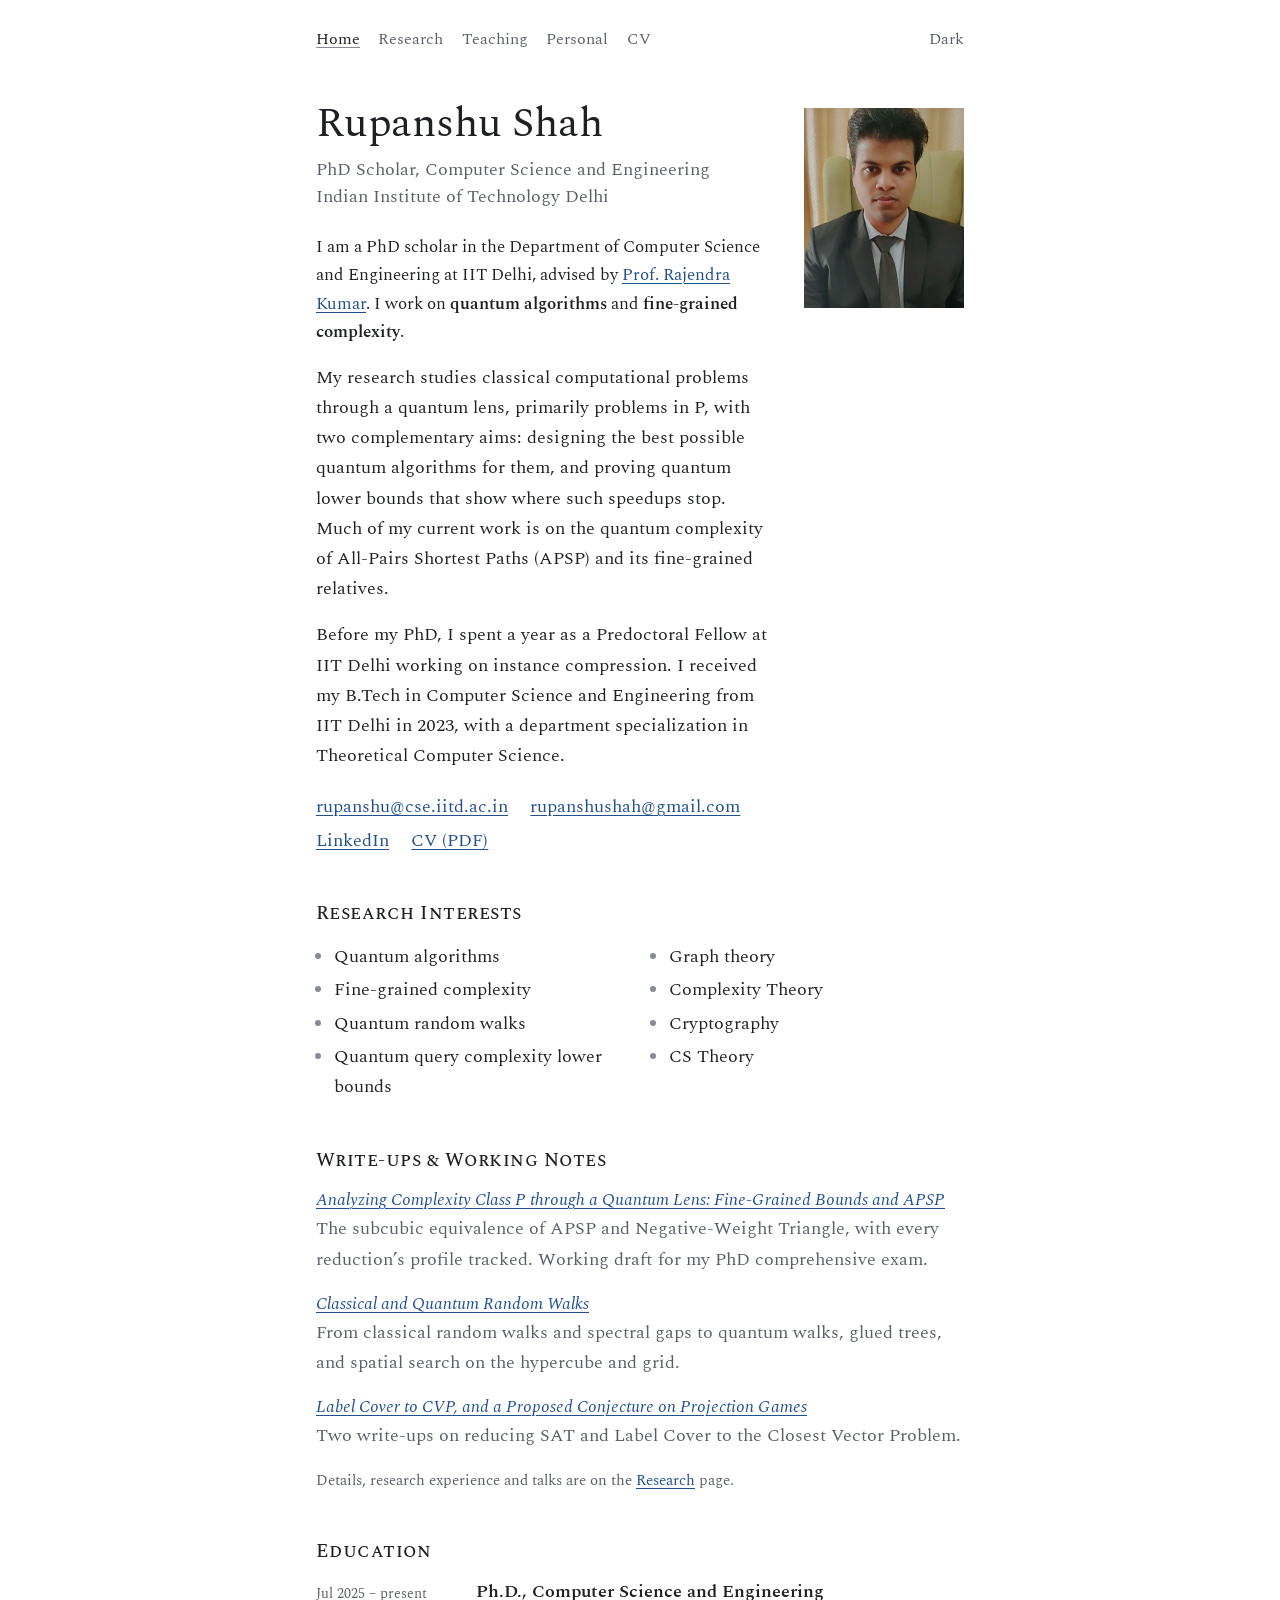
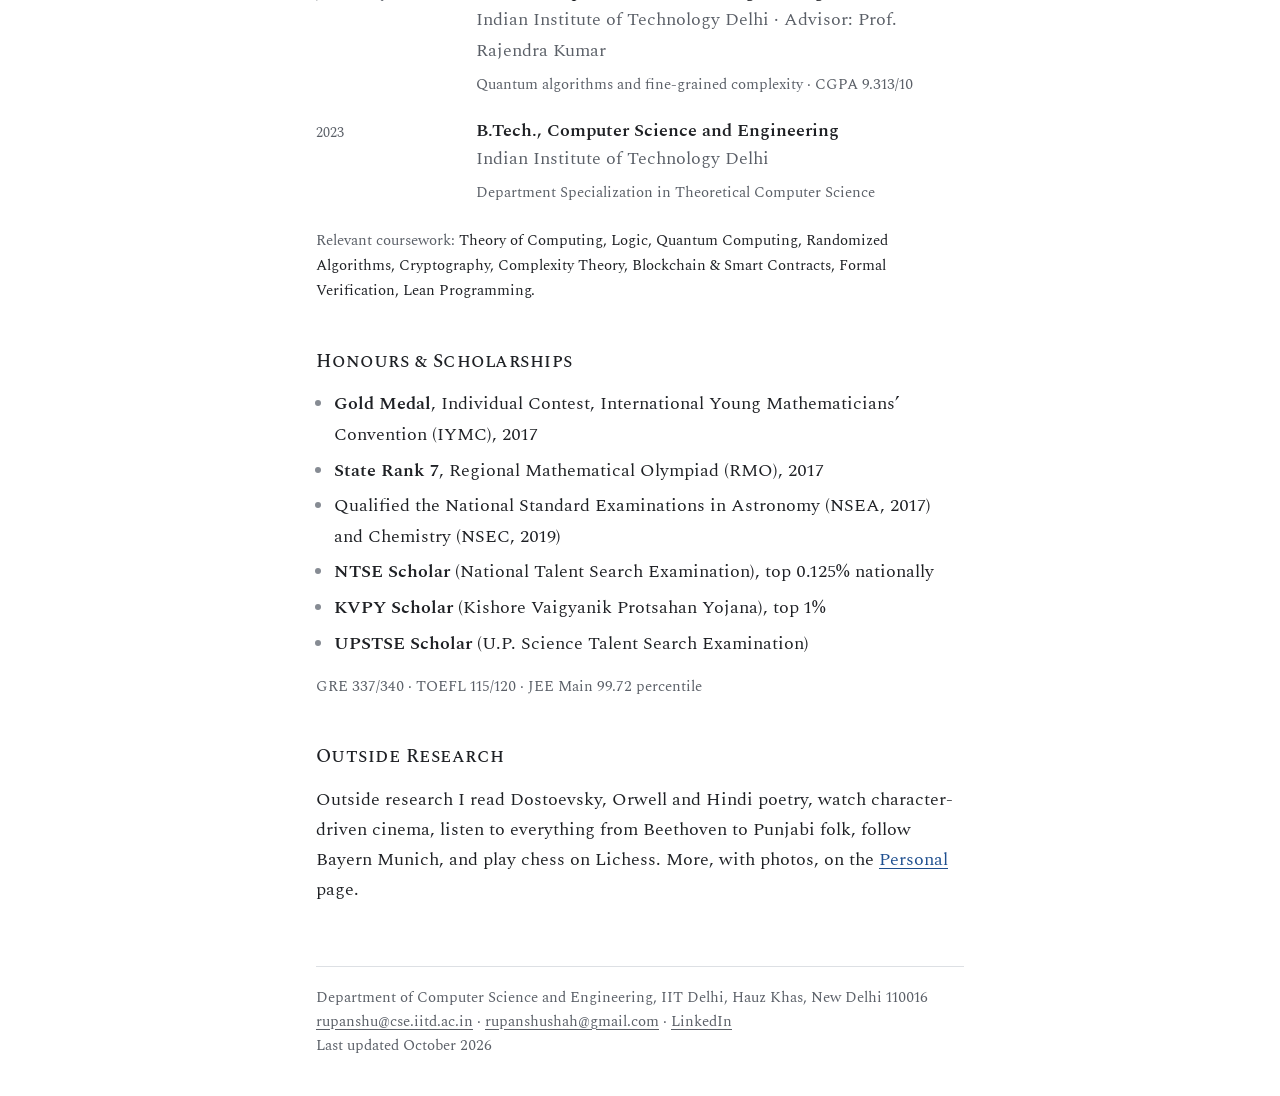
<file: index.html>
<!doctype html>
<html lang="en">
<head>
  <meta charset="utf-8">
  <meta name="viewport" content="width=device-width, initial-scale=1">
  <title>Rupanshu Shah</title>
  <meta name="description" content="Rupanshu Shah, PhD scholar in Computer Science and Engineering at IIT Delhi, working on quantum algorithms and fine-grained complexity.">
  <meta property="og:type" content="website">
  <meta property="og:title" content="Rupanshu Shah">
  <meta property="og:description" content="Rupanshu Shah, PhD scholar in Computer Science and Engineering at IIT Delhi, working on quantum algorithms and fine-grained complexity.">
  <meta property="og:url" content="https://rupanshushah.github.io/">
  <meta property="og:image" content="https://rupanshushah.github.io/share-card.jpg">
  <meta name="twitter:card" content="summary_large_image">
  <link rel="preload" href="fonts/spectral-latin-400-normal.woff2" as="font" type="font/woff2" crossorigin>
  <link rel="stylesheet" href="style.css">
  <link rel="icon" href="favicon.svg" type="image/svg+xml">
  <script>
    try { var t = localStorage.getItem('theme'); if (t) document.documentElement.setAttribute('data-theme', t); } catch (e) {}
    function currentTheme() {
      return document.documentElement.getAttribute('data-theme') ||
        (window.matchMedia('(prefers-color-scheme: dark)').matches ? 'dark' : 'light');
    }
    function labelTheme() {
      var b = document.getElementById('theme-switch');
      if (b) b.textContent = currentTheme() === 'dark' ? 'Light' : 'Dark';
    }
    function toggleTheme() {
      var next = currentTheme() === 'dark' ? 'light' : 'dark';
      document.documentElement.setAttribute('data-theme', next);
      try { localStorage.setItem('theme', next); } catch (e) {}
      labelTheme();
    }
    document.addEventListener('DOMContentLoaded', labelTheme);
  </script>
</head>
<body>

<div class="wrap">

<header class="topline">
  <nav aria-label="Main">
    <a href="index.html" aria-current="page">Home</a>
    <a href="research.html">Research</a>
    <a href="teaching.html">Teaching</a>
    <a href="personal.html">Personal</a>
    <a href="files/rupanshu-shah-cv.pdf">CV</a>
  </nav>
  <button id="theme-switch" class="theme-switch" type="button" onclick="toggleTheme()" aria-label="Switch between light and dark mode">Dark</button>
</header>

<main>

  <!-- ============ Intro ============ -->
  <section class="intro" aria-label="Introduction">
    <div class="photo">
      <!-- TODO: save a professional photo as photo.jpg in this folder (portrait, roughly 4:5). -->
      <img src="photo.jpg" alt="Portrait of Rupanshu Shah" onerror="this.remove()">
      <span class="photo-fallback">Photo<br>(photo.jpg)</span>
    </div>

    <div>
      <h1>Rupanshu Shah</h1>
      <p class="role">
        PhD Scholar, Computer Science and Engineering<br>
        Indian Institute of Technology Delhi
      </p>

      <p class="lede">
        I am a PhD scholar in the Department of Computer Science and Engineering at
        IIT Delhi, advised by <a href="https://k-rajendra.github.io/">Prof. Rajendra Kumar</a>.
        I work on <strong>quantum algorithms</strong> and <strong>fine-grained complexity</strong>.
      </p>
      <p>
        My research studies classical computational problems through a quantum lens,
        primarily problems in P, with two complementary aims: designing the best possible
        quantum algorithms for them, and proving quantum lower bounds that show where such
        speedups stop. Much of my current work is on the quantum complexity of
        All-Pairs Shortest Paths (APSP) and its fine-grained relatives.
      </p>
      <p>
        Before my PhD, I spent a year as a Predoctoral Fellow at IIT Delhi working on
        instance compression. I received my B.Tech in Computer Science and Engineering
        from IIT Delhi in 2023, with a department specialization in Theoretical Computer Science.
      </p>

      <ul class="contact-links">
        <li><a href="mailto:rupanshu@cse.iitd.ac.in">rupanshu@cse.iitd.ac.in</a></li>
        <li><a href="mailto:rupanshushah@gmail.com">rupanshushah@gmail.com</a></li>
        <li><a href="https://www.linkedin.com/in/rupanshu-shah">LinkedIn</a></li>
        <li><a href="files/rupanshu-shah-cv.pdf">CV (PDF)</a></li>
      </ul>
    </div>
  </section>

  <!-- ============ Research interests ============ -->
  <section aria-labelledby="interests-h">
    <h2 id="interests-h">Research Interests</h2>
    <ul class="tags">
      <li>Quantum algorithms</li>
      <li>Fine-grained complexity</li>
      <li>Quantum random walks</li>
      <li>Quantum query complexity lower bounds</li>
      <li>Graph theory</li>
      <li>Complexity Theory</li>
      <li>Cryptography</li>
      <li>CS Theory</li>
    </ul>
  </section>

  <!-- ============ Write-ups (short; full versions on research.html) ============ -->
  <section aria-labelledby="writeups-h">
    <h2 id="writeups-h">Write-ups &amp; Working Notes</h2>
    <ul class="writeups compact">
      <li class="writeup">
        <h3><a href="files/apsp-fine-grained-bounds.pdf">Analyzing Complexity Class P through a Quantum Lens: Fine-Grained Bounds and APSP</a></h3>
        <p>The subcubic equivalence of APSP and Negative-Weight Triangle, with every reduction’s profile tracked. Working draft for my PhD comprehensive exam.</p>
      </li>
      <li class="writeup">
        <h3><a href="files/classical-and-quantum-random-walks.pdf">Classical and Quantum Random Walks</a></h3>
        <p>From classical random walks and spectral gaps to quantum walks, glued trees, and spatial search on the hypercube and grid.</p>
      </li>
      <li class="writeup">
        <h3><a href="research.html#instance-compression">Label Cover to CVP, and a Proposed Conjecture on Projection Games</a></h3>
        <p>Two write-ups on reducing SAT and Label Cover to the Closest Vector Problem.</p>
      </li>
    </ul>
    <p class="small muted" style="margin-top:.9rem">
      Details, research experience and talks are on the <a href="research.html">Research</a> page.
    </p>
  </section>

  <!-- ============ Education ============ -->
  <section aria-labelledby="education-h">
    <h2 id="education-h">Education</h2>
    <ol class="entries">
      <li class="entry">
        <div>
          <h3>Ph.D., Computer Science and Engineering</h3>
          <p class="where">Indian Institute of Technology Delhi · Advisor: Prof. Rajendra Kumar</p>
          <p class="small muted">Quantum algorithms and fine-grained complexity · CGPA 9.313/10</p>
        </div>
        <span class="when">Jul 2025 – present</span>
      </li>
      <li class="entry">
        <div>
          <h3>B.Tech., Computer Science and Engineering</h3>
          <p class="where">Indian Institute of Technology Delhi</p>
          <p class="small muted">Department Specialization in Theoretical Computer Science</p>
        </div>
        <span class="when">2023</span>
      </li>
    </ol>

    <p class="small" style="margin-top:1.4rem">
      <span class="muted">Relevant coursework:</span>
      Theory of Computing, Logic, Quantum Computing, Randomized Algorithms, Cryptography,
      Complexity Theory, Blockchain &amp; Smart Contracts, Formal Verification, Lean Programming.
    </p>
  </section>

  <!-- ============ Honours ============ -->
  <section aria-labelledby="honours-h">
    <h2 id="honours-h">Honours &amp; Scholarships</h2>
    <ul class="plain">
      <li><strong>Gold Medal</strong>, Individual Contest, International Young Mathematicians’ Convention (IYMC), 2017</li>
      <li><strong>State Rank 7</strong>, Regional Mathematical Olympiad (RMO), 2017</li>
      <li>Qualified the National Standard Examinations in Astronomy (NSEA, 2017) and Chemistry (NSEC, 2019)</li>
      <li><strong>NTSE Scholar</strong> (National Talent Search Examination), top 0.125% nationally</li>
      <li><strong>KVPY Scholar</strong> (Kishore Vaigyanik Protsahan Yojana), top 1%</li>
      <li><strong>UPSTSE Scholar</strong> (U.P. Science Talent Search Examination)</li>
    </ul>
    <p class="small muted" style="margin-top:.9rem">
      GRE 337/340 · TOEFL 115/120 · JEE Main 99.72 percentile
    </p>
  </section>

  <!-- ============ Outside research (kept brief) ============ -->
  <section class="interests" aria-labelledby="outside-h">
    <h2 id="outside-h">Outside Research</h2>
    <p>
      Outside research I read Dostoevsky, Orwell and Hindi poetry, watch character-driven cinema,
      listen to everything from Beethoven to Punjabi folk, follow Bayern Munich, and play chess on Lichess.
      More, with photos, on the <a href="personal.html">Personal</a> page.
    </p>
  </section>

</main>

<footer class="colophon">
    Department of Computer Science and Engineering, IIT Delhi, Hauz Khas, New Delhi 110016<br>
    <a href="mailto:rupanshu@cse.iitd.ac.in">rupanshu@cse.iitd.ac.in</a> ·
    <a href="mailto:rupanshushah@gmail.com">rupanshushah@gmail.com</a> ·
    <a href="https://www.linkedin.com/in/rupanshu-shah">LinkedIn</a>
    <!-- TODO: update the date below whenever you edit the site -->
    <br>Last updated October 2026
</footer>

</div>

</body>
</html>
</file>
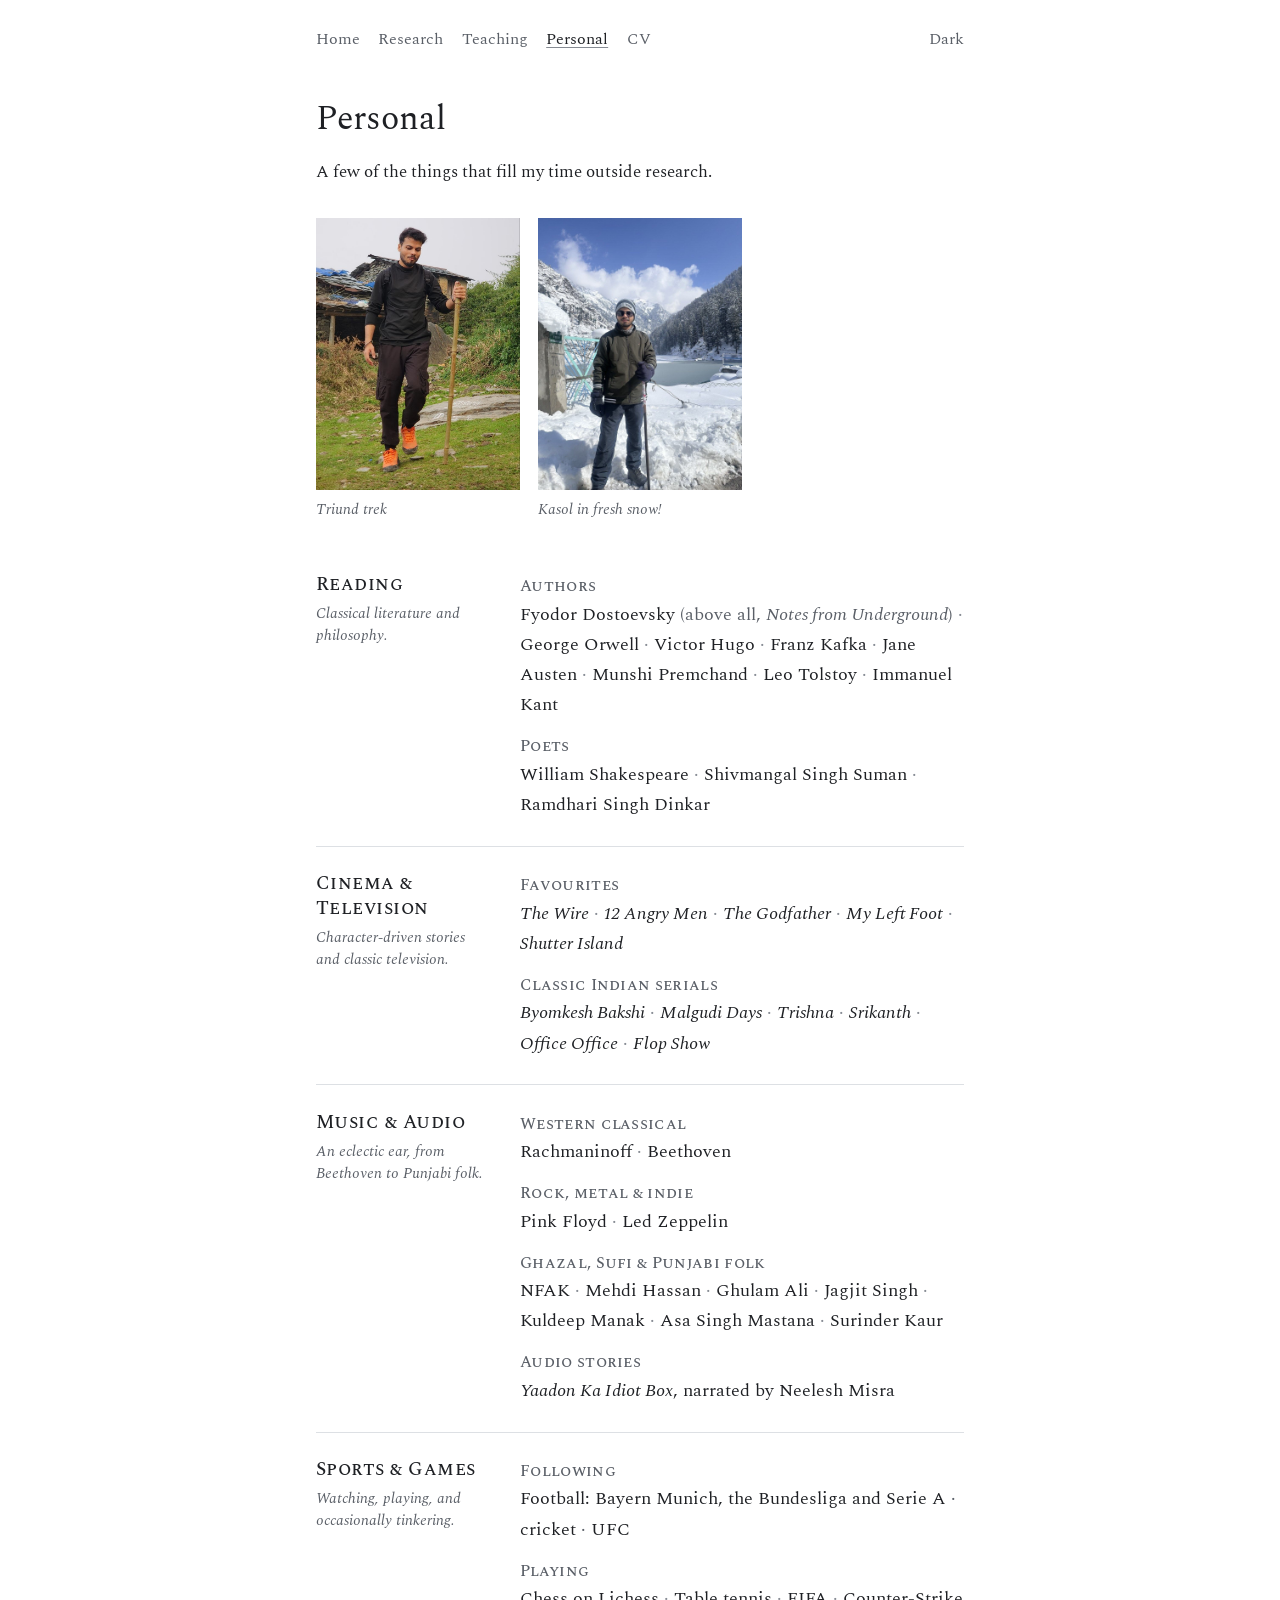
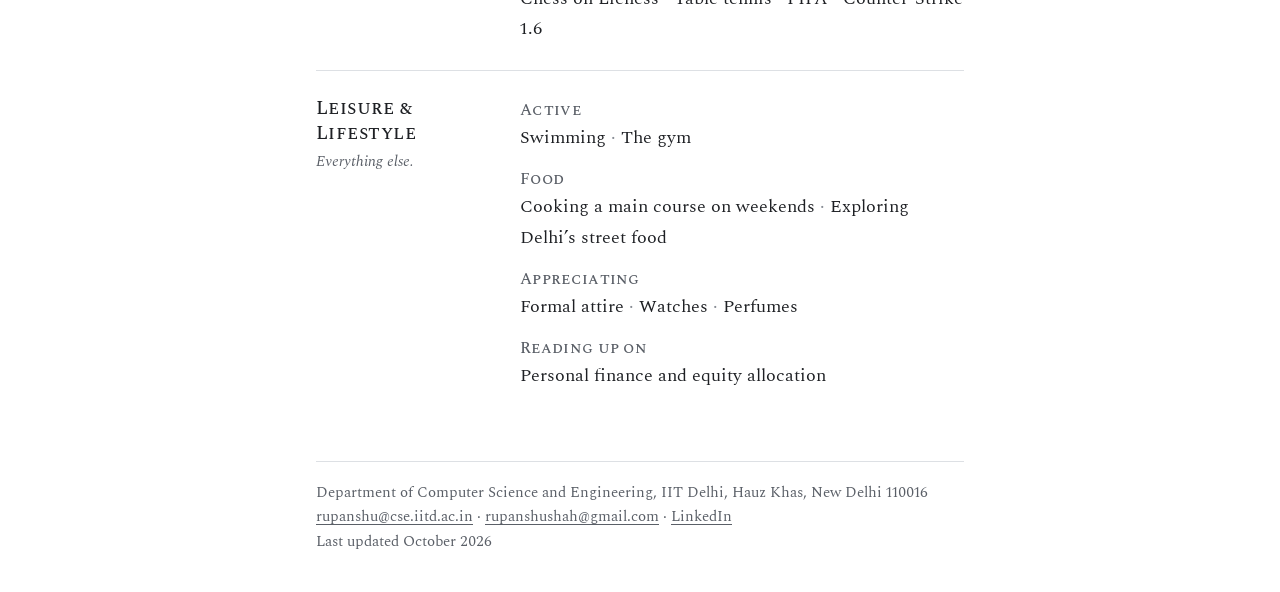
<file: personal.html>
<!doctype html>
<html lang="en">
<head>
  <meta charset="utf-8">
  <meta name="viewport" content="width=device-width, initial-scale=1">
  <title>Personal · Rupanshu Shah</title>
  <meta name="description" content="Rupanshu Shah outside research: books, cinema, music, sport and more.">
  <meta property="og:type" content="website">
  <meta property="og:title" content="Personal · Rupanshu Shah">
  <meta property="og:description" content="Rupanshu Shah outside research: books, cinema, music, sport and more.">
  <meta property="og:url" content="https://rupanshushah.github.io/personal.html">
  <meta property="og:image" content="https://rupanshushah.github.io/share-card.jpg">
  <meta name="twitter:card" content="summary_large_image">
  <link rel="preload" href="fonts/spectral-latin-400-normal.woff2" as="font" type="font/woff2" crossorigin>
  <link rel="stylesheet" href="style.css">
  <link rel="icon" href="favicon.svg" type="image/svg+xml">
  <script>
    try { var t = localStorage.getItem('theme'); if (t) document.documentElement.setAttribute('data-theme', t); } catch (e) {}
    function currentTheme() {
      return document.documentElement.getAttribute('data-theme') ||
        (window.matchMedia('(prefers-color-scheme: dark)').matches ? 'dark' : 'light');
    }
    function labelTheme() {
      var b = document.getElementById('theme-switch');
      if (b) b.textContent = currentTheme() === 'dark' ? 'Light' : 'Dark';
    }
    function toggleTheme() {
      var next = currentTheme() === 'dark' ? 'light' : 'dark';
      document.documentElement.setAttribute('data-theme', next);
      try { localStorage.setItem('theme', next); } catch (e) {}
      labelTheme();
    }
    document.addEventListener('DOMContentLoaded', labelTheme);
  </script>
</head>
<body>

<div class="wrap">

<header class="topline">
  <nav aria-label="Main">
    <a href="index.html">Home</a>
    <a href="research.html">Research</a>
    <a href="teaching.html">Teaching</a>
    <a href="personal.html" aria-current="page">Personal</a>
    <a href="files/rupanshu-shah-cv.pdf">CV</a>
  </nav>
  <button id="theme-switch" class="theme-switch" type="button" onclick="toggleTheme()" aria-label="Switch between light and dark mode">Dark</button>
</header>

<main>

  <h1>Personal</h1>
  <p class="lede">A few of the things that fill my time outside research.</p>

  <!-- ============ Photos ============
       To add a photo:
         1. Put the image in the photos/ folder (a portrait 3:4 image looks best).
         2. Copy one <li>…</li> block below and change the file name in both places.
         3. Write a caption between <figcaption> and </figcaption>, or leave it empty.
       The grid rearranges itself for any number of photos. -->
  <section aria-label="Photos" style="margin-top:2rem">
    <ul class="gallery">
      <li>
        <figure>
          <a href="photos/trek-1.jpg"><img src="photos/trek-1.jpg" alt="Me walking down a grassy mountain slope with a bamboo walking stick" loading="lazy"></a>
          <figcaption>Triund trek</figcaption>
        </figure>
      </li>
      <li>
        <figure>
          <a href="photos/trek-2.jpg"><img src="photos/trek-2.jpg" alt="Me standing in snow in a mountain valley beside a frozen lake" loading="lazy"></a>
          <figcaption>Kasol in fresh snow!</figcaption>
        </figure>
      </li>
    </ul>
  </section>

  <div style="margin-top:3rem">

    <!-- ============ Reading ============ -->
    <section class="shelf" aria-labelledby="reading-h">
      <div class="shelf-head">
        <h2 id="reading-h">Reading</h2>
        <p>Classical literature and philosophy.</p>
      </div>
      <dl>
        <div>
          <dt>Authors</dt>
          <dd>
            <ul class="dotlist">
              <li>Fyodor Dostoevsky <span class="note">(above all, <em>Notes from Underground</em>)</span></li>
              <li>George Orwell</li>
              <li>Victor Hugo</li>
              <li>Franz Kafka</li>
              <li>Jane Austen</li>
              <li>Munshi Premchand</li>
              <li>Leo Tolstoy</li>
              <li>Immanuel Kant</li>
            </ul>
          </dd>
        </div>
        <div>
          <dt>Poets</dt>
          <dd>
            <ul class="dotlist">
              <li>William Shakespeare</li>
              <li>Shivmangal Singh Suman</li>
              <li>Ramdhari Singh Dinkar</li>
            </ul>
          </dd>
        </div>
      </dl>
    </section>

    <!-- ============ Cinema & TV ============ -->
    <section class="shelf" aria-labelledby="screen-h">
      <div class="shelf-head">
        <h2 id="screen-h">Cinema &amp; Television</h2>
        <p>Character-driven stories and classic television.</p>
      </div>
      <dl>
        <div>
          <dt>Favourites</dt>
          <dd>
            <ul class="dotlist">
              <li><em>The Wire</em></li>
              <li><em>12 Angry Men</em></li>
              <li><em>The Godfather</em></li>
              <li><em>My Left Foot</em></li>
              <li><em>Shutter Island</em></li>
            </ul>
          </dd>
        </div>
        <div>
          <dt>Classic Indian serials</dt>
          <dd>
            <ul class="dotlist">
              <li><em>Byomkesh Bakshi</em></li>
              <li><em>Malgudi Days</em></li>
              <li><em>Trishna</em></li>
              <li><em>Srikanth</em></li>
              <li><em>Office Office</em></li>
              <li><em>Flop Show</em></li>
            </ul>
          </dd>
        </div>
      </dl>
    </section>

    <!-- ============ Music & Audio ============ -->
    <section class="shelf" aria-labelledby="music-h">
      <div class="shelf-head">
        <h2 id="music-h">Music &amp; Audio</h2>
        <p>An eclectic ear, from Beethoven to Punjabi folk.</p>
      </div>
      <dl>
        <div>
          <dt>Western classical</dt>
          <dd>
            <ul class="dotlist">
              <li>Rachmaninoff</li>
              <li>Beethoven</li>
            </ul>
          </dd>
        </div>
        <div>
          <dt>Rock, metal &amp; indie</dt>
          <dd>
            <ul class="dotlist">
              <li>Pink Floyd</li>
              <li>Led Zeppelin</li>
            </ul>
          </dd>
        </div>
        <div>
          <dt>Ghazal, Sufi &amp; Punjabi folk</dt>
          <dd>
            <ul class="dotlist">
              <li>NFAK</li>
              <li>Mehdi Hassan</li>
              <li>Ghulam Ali</li>
              <li>Jagjit Singh</li>
              <li>Kuldeep Manak</li>
              <li>Asa Singh Mastana</li>
              <li>Surinder Kaur</li>
            </ul>
          </dd>
        </div>
        <div>
          <dt>Audio stories</dt>
          <dd><em>Yaadon Ka Idiot Box</em>, narrated by Neelesh Misra</dd>
        </div>
      </dl>
    </section>

    <!-- ============ Sports & Games ============ -->
    <section class="shelf" aria-labelledby="sport-h">
      <div class="shelf-head">
        <h2 id="sport-h">Sports &amp; Games</h2>
        <p>Watching, playing, and occasionally tinkering.</p>
      </div>
      <dl>
        <div>
          <dt>Following</dt>
          <dd>
            Football: Bayern Munich, the Bundesliga and Serie A <span class="note">·</span>
            cricket <span class="note">·</span> UFC
          </dd>
        </div>
        <div>
          <dt>Playing</dt>
          <dd>
            <ul class="dotlist">
              <li>Chess on Lichess</li>
              <li>Table tennis</li>
              <li>FIFA</li>
              <li>Counter-Strike 1.6</li>
            </ul>
          </dd>
        </div>
      </dl>
    </section>

    <!-- ============ Leisure & Lifestyle ============ -->
    <section class="shelf" aria-labelledby="leisure-h">
      <div class="shelf-head">
        <h2 id="leisure-h">Leisure &amp; Lifestyle</h2>
        <p>Everything else.</p>
      </div>
      <dl>
        <div>
          <dt>Active</dt>
          <dd>
            <ul class="dotlist">
              <li>Swimming</li>
              <li>The gym</li>
            </ul>
          </dd>
        </div>
        <div>
          <dt>Food</dt>
          <dd>
            <ul class="dotlist">
              <li>Cooking a main course on weekends</li>
              <li>Exploring Delhi’s street food</li>
            </ul>
          </dd>
        </div>
        <div>
          <dt>Appreciating</dt>
          <dd>
            <ul class="dotlist">
              <li>Formal attire</li>
              <li>Watches</li>
              <li>Perfumes</li>
            </ul>
          </dd>
        </div>
        <div>
          <dt>Reading up on</dt>
          <dd>Personal finance and equity allocation</dd>
        </div>
      </dl>
    </section>

  </div>

</main>

<footer class="colophon">
    Department of Computer Science and Engineering, IIT Delhi, Hauz Khas, New Delhi 110016<br>
    <a href="mailto:rupanshu@cse.iitd.ac.in">rupanshu@cse.iitd.ac.in</a> ·
    <a href="mailto:rupanshushah@gmail.com">rupanshushah@gmail.com</a> ·
    <a href="https://www.linkedin.com/in/rupanshu-shah">LinkedIn</a>
    <br>Last updated October 2026
</footer>

</div>

</body>
</html>
</file>
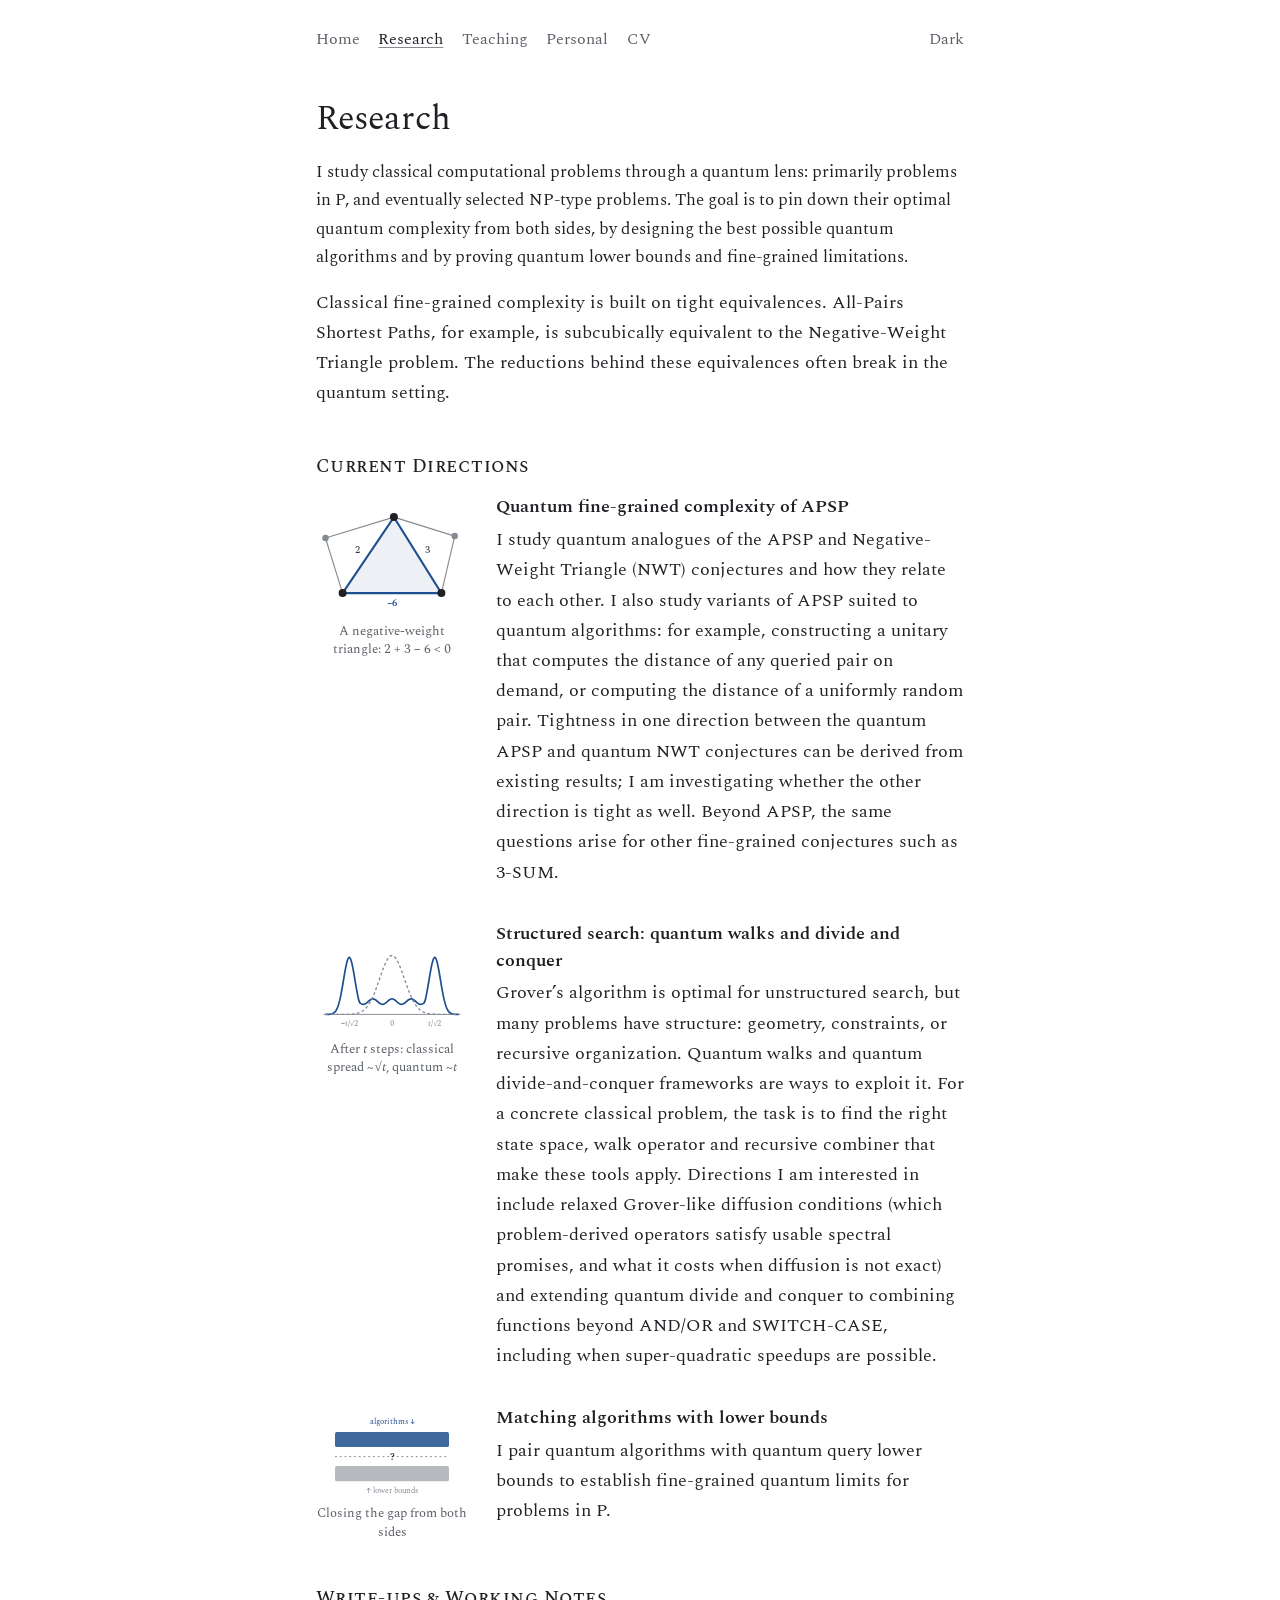
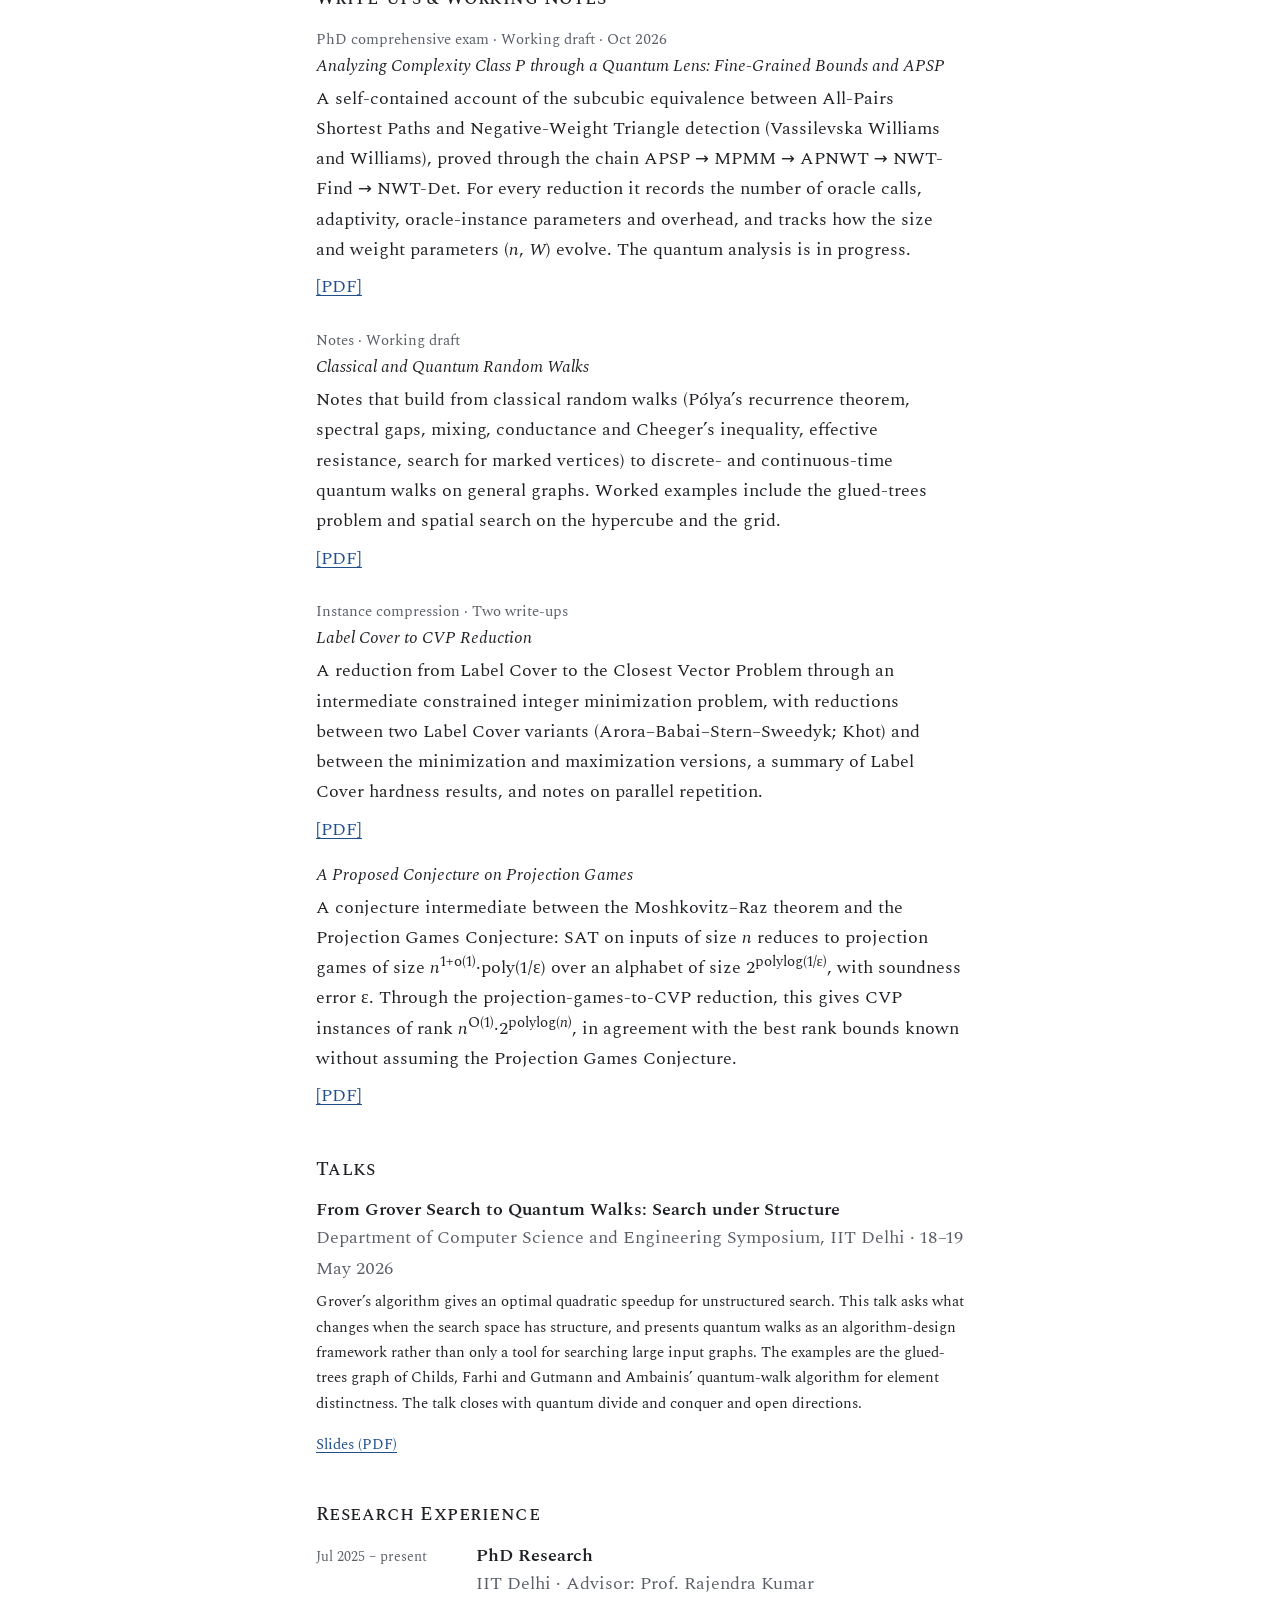
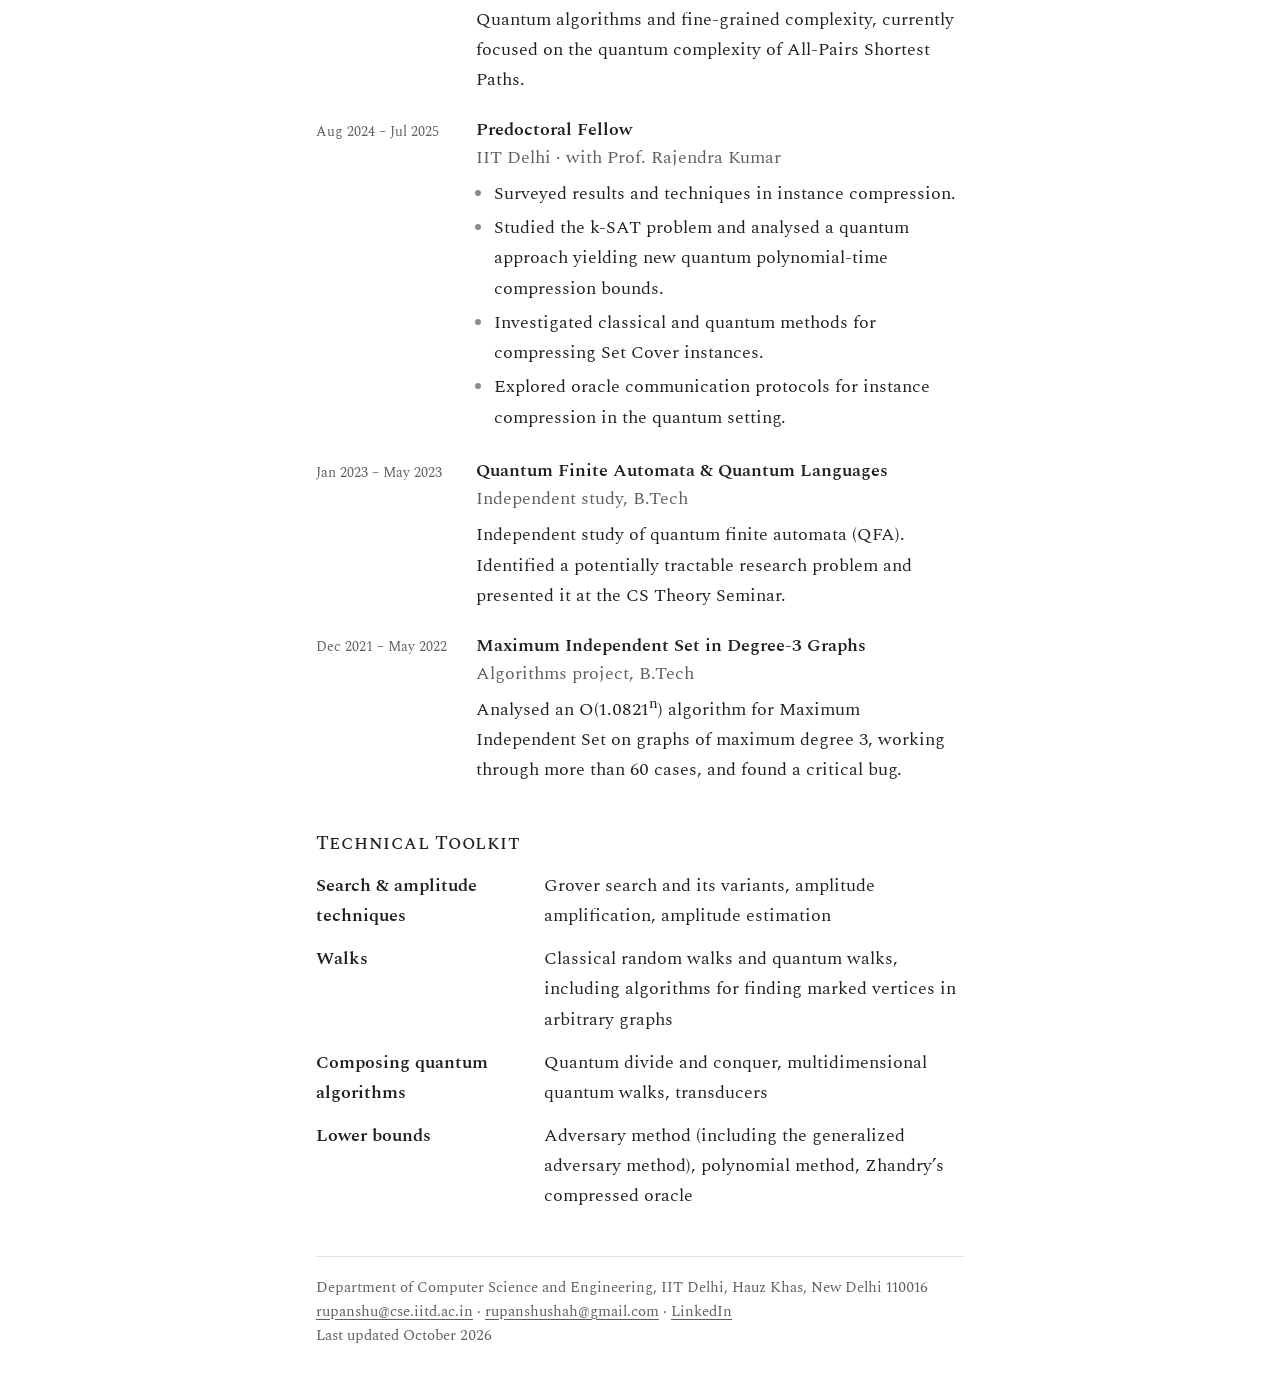
<file: research.html>
<!doctype html>
<html lang="en">
<head>
  <meta charset="utf-8">
  <meta name="viewport" content="width=device-width, initial-scale=1">
  <title>Research · Rupanshu Shah</title>
  <meta name="description" content="Research of Rupanshu Shah: quantum algorithms, fine-grained complexity, quantum walks and quantum query lower bounds.">
  <meta property="og:type" content="website">
  <meta property="og:title" content="Research · Rupanshu Shah">
  <meta property="og:description" content="Research of Rupanshu Shah: quantum algorithms, fine-grained complexity, quantum walks and quantum query lower bounds.">
  <meta property="og:url" content="https://rupanshushah.github.io/research.html">
  <meta property="og:image" content="https://rupanshushah.github.io/share-card.jpg">
  <meta name="twitter:card" content="summary_large_image">
  <link rel="preload" href="fonts/spectral-latin-400-normal.woff2" as="font" type="font/woff2" crossorigin>
  <link rel="stylesheet" href="style.css">
  <link rel="icon" href="favicon.svg" type="image/svg+xml">
  <script>
    try { var t = localStorage.getItem('theme'); if (t) document.documentElement.setAttribute('data-theme', t); } catch (e) {}
    function currentTheme() {
      return document.documentElement.getAttribute('data-theme') ||
        (window.matchMedia('(prefers-color-scheme: dark)').matches ? 'dark' : 'light');
    }
    function labelTheme() {
      var b = document.getElementById('theme-switch');
      if (b) b.textContent = currentTheme() === 'dark' ? 'Light' : 'Dark';
    }
    function toggleTheme() {
      var next = currentTheme() === 'dark' ? 'light' : 'dark';
      document.documentElement.setAttribute('data-theme', next);
      try { localStorage.setItem('theme', next); } catch (e) {}
      labelTheme();
    }
    document.addEventListener('DOMContentLoaded', labelTheme);
  </script>
</head>
<body>

<div class="wrap">

<header class="topline">
  <nav aria-label="Main">
    <a href="index.html">Home</a>
    <a href="research.html" aria-current="page">Research</a>
    <a href="teaching.html">Teaching</a>
    <a href="personal.html">Personal</a>
    <a href="files/rupanshu-shah-cv.pdf">CV</a>
  </nav>
  <button id="theme-switch" class="theme-switch" type="button" onclick="toggleTheme()" aria-label="Switch between light and dark mode">Dark</button>
</header>

<main>

  <h1>Research</h1>

  <!-- ============ Overview ============ -->
  <section aria-label="Overview">
    <p class="lede">
      I study classical computational problems through a quantum lens: primarily problems in P,
      and eventually selected NP-type problems. The goal is to pin down their optimal quantum
      complexity from both sides, by designing the best possible quantum algorithms and by
      proving quantum lower bounds and fine-grained limitations.
    </p>
    <p>
      Classical fine-grained complexity is built on tight equivalences. All-Pairs Shortest Paths,
      for example, is subcubically equivalent to the Negative-Weight Triangle problem. The reductions
      behind these equivalences often break in the quantum setting.
    </p>
  </section>

  <!-- ============ Current directions ============ -->
  <section aria-labelledby="directions-h">
    <h2 id="directions-h">Current Directions</h2>
    <ol class="illustrated">
      <li>
        <figure>
            <svg viewBox="0 0 160 120" role="img" aria-label="A weighted graph containing a triangle whose edge weights 2, 3 and minus 6 sum to a negative number">
              <g stroke="currentColor" class="svg-muted" stroke-width="1.2">
                <line x1="82" y1="18" x2="146" y2="38"/>
                <line x1="146" y1="38" x2="132" y2="98"/>
                <line x1="28" y1="98" x2="10" y2="40"/>
                <line x1="10" y1="40" x2="82" y2="18"/>
              </g>
              <g stroke="currentColor" class="svg-accent" stroke-width="2.2" fill="none">
                <path d="M28,98 L82,18 L132,98 Z" fill="currentColor" fill-opacity=".08"/>
              </g>
              <g font-family="Spectral, Georgia, serif" font-size="10" text-anchor="middle">
                <text x="44" y="56" fill="currentColor">2</text>
                <text x="117" y="56" fill="currentColor">3</text>
                <text x="80" y="112" fill="currentColor" class="svg-accent" font-weight="600">−6</text>
              </g>
              <g fill="currentColor">
                <circle cx="82" cy="18" r="4.2"/><circle cx="28" cy="98" r="4.2"/><circle cx="132" cy="98" r="4.2"/>
              </g>
              <g fill="currentColor" class="svg-muted">
                <circle cx="146" cy="38" r="3.4"/><circle cx="10" cy="40" r="3.4"/>
              </g>
            </svg>
          <figcaption>A negative-weight triangle: <span style="white-space:nowrap">2 + 3 − 6 &lt; 0</span></figcaption>
        </figure>
        <div>
          <h3>Quantum fine-grained complexity of APSP</h3>
          <p>I study quantum analogues of the APSP and Negative-Weight Triangle (NWT) conjectures and
            how they relate to each other. I also study variants of APSP suited to quantum algorithms:
            for example, constructing a unitary that computes the distance of any queried pair on demand,
            or computing the distance of a uniformly random pair. Tightness in one direction between the
            quantum APSP and quantum NWT conjectures can be derived from existing results; I am investigating
            whether the other direction is tight as well. Beyond APSP, the same
            questions arise for other fine-grained conjectures such as 3-SUM.</p>
        </div>
      </li>
      <li>
        <figure>
            <svg viewBox="0 0 160 110" role="img" aria-label="Probability distributions after t steps: a narrow classical bell curve and a wide quantum distribution with two outer peaks">
              <line x1="8" y1="92" x2="152" y2="92" stroke="currentColor" stroke-width="1" class="svg-muted"/>
              <path d="M10.0,92.0 L11.0,92.0 L12.0,92.0 L13.0,91.9 L14.0,91.9 L15.0,91.8 L16.0,91.6 L17.0,91.3 L18.0,90.9 L19.0,90.3 L20.0,89.4 L21.0,88.1 L22.0,86.3 L23.0,83.9 L24.0,80.8 L25.0,77.0 L26.0,72.5 L27.0,67.3 L28.0,61.6 L29.0,55.6 L30.0,49.6 L31.0,44.0 L32.0,39.1 L33.0,35.2 L34.0,32.8 L35.0,32.0 L36.0,32.8 L37.0,35.2 L38.0,39.1 L39.0,44.0 L40.0,49.6 L41.0,55.6 L42.0,61.6 L43.0,67.3 L44.0,72.5 L45.0,77.0 L46.0,79.6 L47.0,80.4 L48.0,81.0 L49.0,81.3 L50.0,81.4 L51.0,81.3 L52.0,80.8 L53.0,80.1 L54.0,79.3 L55.0,78.4 L56.0,77.6 L57.0,76.8 L58.0,76.2 L59.0,75.8 L60.0,75.7 L61.0,75.9 L62.0,76.3 L63.0,76.9 L64.0,77.7 L65.0,78.6 L66.0,79.5 L67.0,80.3 L68.0,80.9 L69.0,81.3 L70.0,81.4 L71.0,81.3 L72.0,80.9 L73.0,80.2 L74.0,79.4 L75.0,78.5 L76.0,77.7 L77.0,76.9 L78.0,76.2 L79.0,75.8 L80.0,75.7 L81.0,75.8 L82.0,76.2 L83.0,76.9 L84.0,77.7 L85.0,78.5 L86.0,79.4 L87.0,80.2 L88.0,80.9 L89.0,81.3 L90.0,81.4 L91.0,81.3 L92.0,80.9 L93.0,80.3 L94.0,79.5 L95.0,78.6 L96.0,77.7 L97.0,76.9 L98.0,76.3 L99.0,75.9 L100.0,75.7 L101.0,75.8 L102.0,76.2 L103.0,76.8 L104.0,77.6 L105.0,78.4 L106.0,79.3 L107.0,80.1 L108.0,80.8 L109.0,81.3 L110.0,81.4 L111.0,81.3 L112.0,81.0 L113.0,80.4 L114.0,79.6 L115.0,77.0 L116.0,72.5 L117.0,67.3 L118.0,61.6 L119.0,55.6 L120.0,49.6 L121.0,44.0 L122.0,39.1 L123.0,35.2 L124.0,32.8 L125.0,32.0 L126.0,32.8 L127.0,35.2 L128.0,39.1 L129.0,44.0 L130.0,49.6 L131.0,55.6 L132.0,61.6 L133.0,67.3 L134.0,72.5 L135.0,77.0 L136.0,80.8 L137.0,83.9 L138.0,86.3 L139.0,88.1 L140.0,89.4 L141.0,90.3 L142.0,90.9 L143.0,91.3 L144.0,91.6 L145.0,91.8 L146.0,91.9 L147.0,91.9 L148.0,92.0 L149.0,92.0 L150.0,92.0" fill="none" stroke="currentColor" stroke-width="1.8" class="svg-accent"/>
              <path d="M10.0,92.0 L11.0,92.0 L12.0,92.0 L13.0,92.0 L14.0,92.0 L15.0,92.0 L16.0,92.0 L17.0,92.0 L18.0,92.0 L19.0,92.0 L20.0,92.0 L21.0,92.0 L22.0,92.0 L23.0,92.0 L24.0,92.0 L25.0,92.0 L26.0,92.0 L27.0,92.0 L28.0,92.0 L29.0,92.0 L30.0,92.0 L31.0,91.9 L32.0,91.9 L33.0,91.9 L34.0,91.9 L35.0,91.8 L36.0,91.8 L37.0,91.7 L38.0,91.7 L39.0,91.6 L40.0,91.5 L41.0,91.3 L42.0,91.1 L43.0,90.9 L44.0,90.7 L45.0,90.3 L46.0,90.0 L47.0,89.5 L48.0,89.0 L49.0,88.4 L50.0,87.7 L51.0,86.9 L52.0,85.9 L53.0,84.8 L54.0,83.6 L55.0,82.2 L56.0,80.7 L57.0,79.0 L58.0,77.2 L59.0,75.2 L60.0,73.0 L61.0,70.7 L62.0,68.2 L63.0,65.6 L64.0,62.9 L65.0,60.1 L66.0,57.3 L67.0,54.4 L68.0,51.5 L69.0,48.7 L70.0,45.9 L71.0,43.2 L72.0,40.7 L73.0,38.4 L74.0,36.3 L75.0,34.4 L76.0,32.9 L77.0,31.6 L78.0,30.7 L79.0,30.2 L80.0,30.0 L81.0,30.2 L82.0,30.7 L83.0,31.6 L84.0,32.9 L85.0,34.4 L86.0,36.3 L87.0,38.4 L88.0,40.7 L89.0,43.2 L90.0,45.9 L91.0,48.7 L92.0,51.5 L93.0,54.4 L94.0,57.3 L95.0,60.1 L96.0,62.9 L97.0,65.6 L98.0,68.2 L99.0,70.7 L100.0,73.0 L101.0,75.2 L102.0,77.2 L103.0,79.0 L104.0,80.7 L105.0,82.2 L106.0,83.6 L107.0,84.8 L108.0,85.9 L109.0,86.9 L110.0,87.7 L111.0,88.4 L112.0,89.0 L113.0,89.5 L114.0,90.0 L115.0,90.3 L116.0,90.7 L117.0,90.9 L118.0,91.1 L119.0,91.3 L120.0,91.5 L121.0,91.6 L122.0,91.7 L123.0,91.7 L124.0,91.8 L125.0,91.8 L126.0,91.9 L127.0,91.9 L128.0,91.9 L129.0,91.9 L130.0,92.0 L131.0,92.0 L132.0,92.0 L133.0,92.0 L134.0,92.0 L135.0,92.0 L136.0,92.0 L137.0,92.0 L138.0,92.0 L139.0,92.0 L140.0,92.0 L141.0,92.0 L142.0,92.0 L143.0,92.0 L144.0,92.0 L145.0,92.0 L146.0,92.0 L147.0,92.0 L148.0,92.0 L149.0,92.0 L150.0,92.0" fill="none" stroke="currentColor" stroke-width="1.4" stroke-dasharray="3 2.5" class="svg-muted"/>
              <text x="80" y="104" text-anchor="middle" font-size="8" fill="currentColor" class="svg-muted" font-family="Spectral, Georgia, serif">0</text>
              <text x="35" y="104" text-anchor="middle" font-size="8" fill="currentColor" class="svg-muted" font-family="Spectral, Georgia, serif">−t/√2</text>
              <text x="125" y="104" text-anchor="middle" font-size="8" fill="currentColor" class="svg-muted" font-family="Spectral, Georgia, serif">t/√2</text>
            </svg>
          <figcaption>After <em>t</em> steps: classical spread ~√<em>t</em>, quantum ~<em>t</em></figcaption>
        </figure>
        <div>
          <h3>Structured search: quantum walks and divide and conquer</h3>
          <p>Grover’s algorithm is optimal for unstructured search, but many problems have structure:
            geometry, constraints, or recursive organization. Quantum walks and quantum divide-and-conquer
            frameworks are ways to exploit it. For a concrete classical problem, the task is to find the right
            state space, walk operator and recursive combiner that make these tools apply. Directions I am
            interested in include relaxed Grover-like diffusion conditions (which problem-derived operators
            satisfy usable spectral promises, and what it costs when diffusion is not exact) and extending
            quantum divide and conquer to combining functions beyond AND/OR and SWITCH-CASE, including
            when super-quadratic speedups are possible.</p>
        </div>
      </li>
      <li>
        <figure>
            <svg viewBox="0 0 160 90" role="img" aria-label="A gap between a lower bound approaching from below and an algorithm approaching from above">
              <g font-family="Spectral, Georgia, serif" font-size="8.5" fill="currentColor">
                <text x="80" y="14" text-anchor="middle" class="svg-accent">algorithms ↓</text>
                <text x="80" y="86" text-anchor="middle" class="svg-muted">↑ lower bounds</text>
              </g>
              <rect x="20" y="22" width="120" height="16" rx="2" fill="currentColor" class="svg-accent" fill-opacity=".85"/>
              <rect x="20" y="58" width="120" height="16" rx="2" fill="currentColor" class="svg-muted" fill-opacity=".6"/>
              <line x1="20" y1="48" x2="140" y2="48" stroke="currentColor" class="svg-muted" stroke-dasharray="2 3"/>
              <text x="80" y="52" text-anchor="middle" font-family="Spectral, Georgia, serif" font-size="11" font-weight="600" fill="currentColor">?</text>
            </svg>
          <figcaption>Closing the gap from both sides</figcaption>
        </figure>
        <div>
          <h3>Matching algorithms with lower bounds</h3>
          <p>I pair quantum algorithms with quantum query lower bounds to establish fine-grained quantum
            limits for problems in P.</p>
        </div>
      </li>
    </ol>
  </section>

  <!-- ============ Write-ups ============ -->
  <section aria-labelledby="writeups-h">
    <h2 id="writeups-h">Write-ups &amp; Working Notes</h2>
    <ul class="writeups">

      <li class="writeup" id="apsp">
        <p class="kind">PhD comprehensive exam · Working draft · Oct 2026</p>
        <h3>Analyzing Complexity Class P through a Quantum Lens: Fine-Grained Bounds and APSP</h3>
        <p>
          A self-contained account of the subcubic equivalence between All-Pairs Shortest Paths and
          Negative-Weight Triangle detection (Vassilevska Williams and Williams), proved through the chain
          APSP <span class="sym">→</span> MPMM <span class="sym">→</span> APNWT <span class="sym">→</span> NWT-Find <span class="sym">→</span> NWT-Det. For every reduction it records the number of oracle calls,
          adaptivity, oracle-instance parameters and overhead, and tracks how the size and weight parameters
          (<em>n</em>, <em>W</em>) evolve. The quantum analysis is in progress.
        </p>
        <ul class="links">
          <li><a href="files/apsp-fine-grained-bounds.pdf">PDF</a></li>
        </ul>
      </li>

      <li class="writeup" id="quantum-walks">
        <p class="kind">Notes · Working draft</p>
        <h3>Classical and Quantum Random Walks</h3>
        <p>
          Notes that build from classical random walks (Pólya’s recurrence theorem, spectral gaps, mixing,
          conductance and Cheeger’s inequality, effective resistance, search for marked vertices) to discrete-
          and continuous-time quantum walks on general graphs. Worked examples include the glued-trees problem
          and spatial search on the hypercube and the grid.
        </p>
        <ul class="links">
          <li><a href="files/classical-and-quantum-random-walks.pdf">PDF</a></li>
        </ul>
      </li>

      <li class="writeup" id="instance-compression">
        <p class="kind">Instance compression · Two write-ups</p>
        <h3>Label Cover to CVP Reduction</h3>
        <p>
          A reduction from Label Cover to the Closest Vector Problem through an intermediate constrained
          integer minimization problem, with reductions between two Label Cover variants
          (Arora–Babai–Stern–Sweedyk; Khot) and between the minimization and maximization versions,
          a summary of Label Cover hardness results, and notes on parallel repetition.
        </p>
        <ul class="links">
          <li><a href="files/label-cover-to-cvp.pdf">PDF</a></li>
        </ul>
        <h3 style="margin-top:1.1rem">A Proposed Conjecture on Projection Games</h3>
        <p>
          A conjecture intermediate between the Moshkovitz–Raz theorem and the Projection Games Conjecture:
          SAT on inputs of size <em>n</em> reduces to projection games of size
          <em>n</em><sup>1+o(1)</sup>·poly(1/ε) over an alphabet of size 2<sup>polylog(1/ε)</sup>, with
          soundness error ε. Through the projection-games-to-CVP reduction, this gives CVP instances of rank
          <em>n</em><sup>O(1)</sup>·2<sup>polylog(<em>n</em>)</sup>, in agreement with the best rank bounds
          known without assuming the Projection Games Conjecture.
        </p>
        <ul class="links">
          <li><a href="files/proposed-conjecture-projection-games.pdf">PDF</a></li>
        </ul>
      </li>

    </ul>
  </section>

  <!-- ============ Talks ============ -->
  <section aria-labelledby="talks-h">
    <h2 id="talks-h">Talks</h2>
    <ol class="entries">
      <li class="entry">
        <div>
          <h3>From Grover Search to Quantum Walks: Search under Structure</h3>
          <p class="where">Department of Computer Science and Engineering Symposium, IIT Delhi · 18–19 May 2026</p>
          <p class="small">
            Grover’s algorithm gives an optimal quadratic speedup for unstructured search. This talk asks
            what changes when the search space has structure, and presents quantum walks as an
            algorithm-design framework rather than only a tool for searching large input graphs. The examples
            are the glued-trees graph of Childs, Farhi and Gutmann and Ambainis’ quantum-walk algorithm for
            element distinctness. The talk closes with quantum divide and conquer and open directions.
          </p>
          <p class="small"><a href="files/symposium-slides-may-2026.pdf">Slides (PDF)</a></p>
        </div>
      </li>
    </ol>
  </section>

  <!-- ============ Research experience ============ -->
  <section aria-labelledby="experience-h">
    <h2 id="experience-h">Research Experience</h2>
    <ol class="entries">

      <li class="entry">
        <div>
          <h3>PhD Research</h3>
          <p class="where">IIT Delhi · Advisor: Prof. Rajendra Kumar</p>
          <p>
            Quantum algorithms and fine-grained complexity, currently focused on the quantum complexity
            of All-Pairs Shortest Paths.
          </p>
        </div>
        <span class="when">Jul 2025 – present</span>
      </li>

      <li class="entry">
        <div>
          <h3>Predoctoral Fellow</h3>
          <p class="where">IIT Delhi · with Prof. Rajendra Kumar</p>
          <ul>
            <li>Surveyed results and techniques in instance compression.</li>
            <li>Studied the k-SAT problem and analysed a quantum approach yielding new quantum polynomial-time compression bounds.</li>
            <li>Investigated classical and quantum methods for compressing Set Cover instances.</li>
            <li>Explored oracle communication protocols for instance compression in the quantum setting.</li>
          </ul>
        </div>
        <span class="when">Aug 2024 – Jul 2025</span>
      </li>

      <li class="entry">
        <div>
          <h3>Quantum Finite Automata &amp; Quantum Languages</h3>
          <p class="where">Independent study, B.Tech</p>
          <p>
            Independent study of quantum finite automata (QFA). Identified a potentially tractable
            research problem and presented it at the CS Theory Seminar.
          </p>
        </div>
        <span class="when">Jan 2023 – May 2023</span>
      </li>

      <li class="entry">
        <div>
          <h3>Maximum Independent Set in Degree-3 Graphs</h3>
          <p class="where">Algorithms project, B.Tech</p>
          <p>
            Analysed an O(1.0821<sup>n</sup>) algorithm for Maximum Independent Set on graphs of
            maximum degree 3, working through more than 60 cases, and found a critical bug.
          </p>
        </div>
        <span class="when">Dec 2021 – May 2022</span>
      </li>

    </ol>
  </section>

  <!-- ============ Toolkit ============ -->
  <section aria-labelledby="toolkit-h">
    <h2 id="toolkit-h">Technical Toolkit</h2>
    <dl class="toolkit">
      <div>
        <dt>Search &amp; amplitude techniques</dt>
        <dd>Grover search and its variants, amplitude amplification, amplitude estimation</dd>
      </div>
      <div>
        <dt>Walks</dt>
        <dd>Classical random walks and quantum walks, including algorithms for finding marked vertices in arbitrary graphs</dd>
      </div>
      <div>
        <dt>Composing quantum algorithms</dt>
        <dd>Quantum divide and conquer, multidimensional quantum walks, transducers</dd>
      </div>
      <div>
        <dt>Lower bounds</dt>
        <dd>Adversary method (including the generalized adversary method), polynomial method, Zhandry’s compressed oracle</dd>
      </div>
    </dl>
  </section>

</main>

<footer class="colophon">
    Department of Computer Science and Engineering, IIT Delhi, Hauz Khas, New Delhi 110016<br>
    <a href="mailto:rupanshu@cse.iitd.ac.in">rupanshu@cse.iitd.ac.in</a> ·
    <a href="mailto:rupanshushah@gmail.com">rupanshushah@gmail.com</a> ·
    <a href="https://www.linkedin.com/in/rupanshu-shah">LinkedIn</a>
    <br>Last updated October 2026
</footer>

</div>

</body>
</html>
</file>
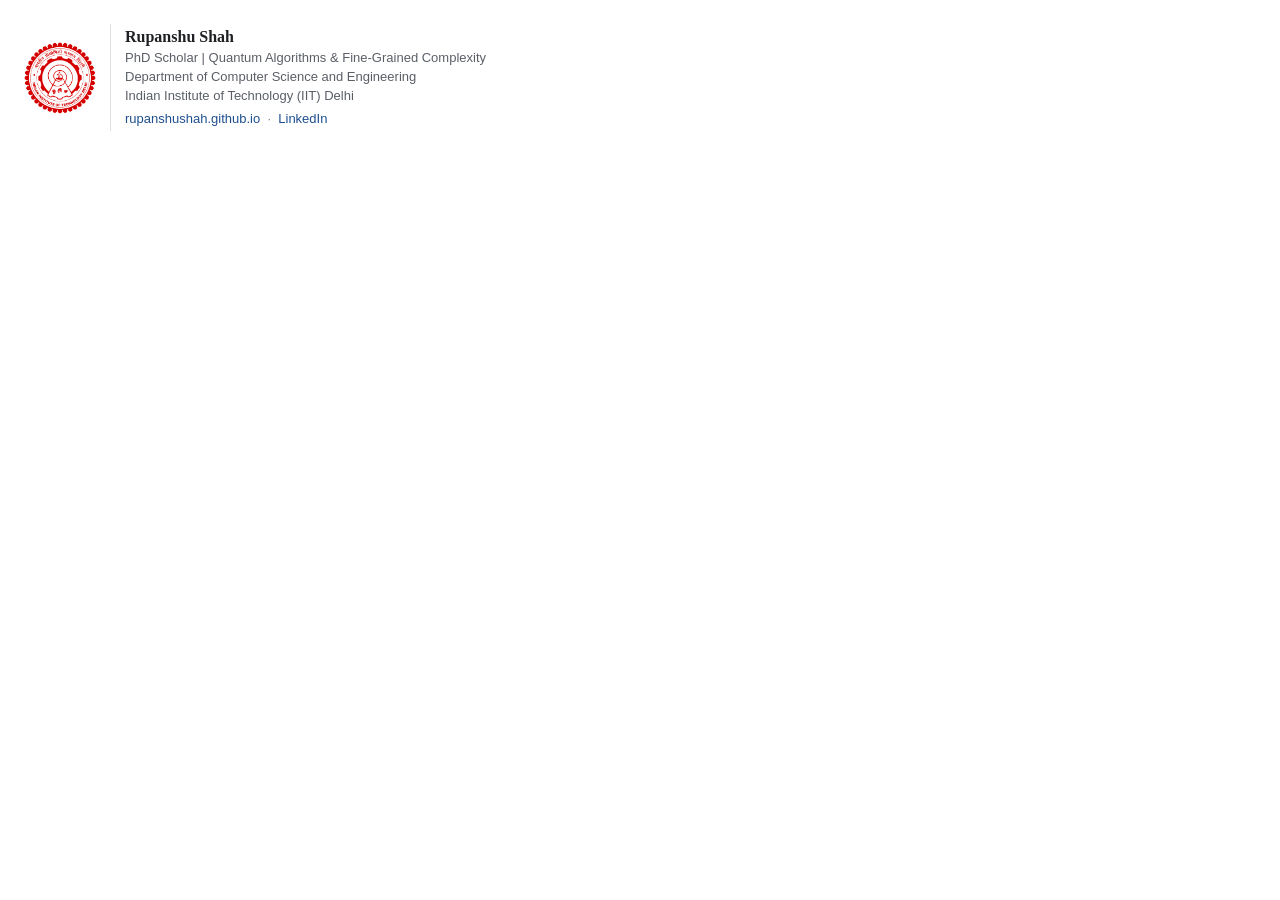
<file: signature.html>
<!doctype html>
<html lang="en">
<head>
<meta charset="utf-8">
<title>Email signature</title>
</head>
<body style="margin:24px;background:#ffffff;">
<table cellpadding="0" cellspacing="0" border="0" style="border-collapse:collapse;font-family:Arial,Helvetica,sans-serif;">
  <tr>
    <td style="padding:0 14px 0 0;vertical-align:middle;">
      <a href="https://home.iitd.ac.in/" style="text-decoration:none;"><img src="https://rupanshushah.github.io/iitd-logo.png" width="72" height="72" alt="IIT Delhi" style="display:block;width:72px;height:72px;border:0;"></a>
    </td>
    <td style="padding:2px 0 2px 14px;vertical-align:middle;border-left:1px solid #dde0e4;">
      <div style="font-family:Georgia,'Times New Roman',serif;font-size:16px;font-weight:bold;color:#1e2024;line-height:22px;">Rupanshu Shah</div>
      <div style="font-size:13px;color:#5a5f67;line-height:19px;">PhD Scholar | Quantum Algorithms &amp; Fine-Grained Complexity</div>
      <div style="font-size:13px;color:#5a5f67;line-height:19px;">Department of Computer Science and Engineering</div>
      <div style="font-size:13px;color:#5a5f67;line-height:19px;">Indian Institute of Technology (IIT) Delhi</div>
      <div style="font-size:13px;line-height:21px;padding-top:3px;">
        <a href="https://rupanshushah.github.io" style="color:#1f4f8f;text-decoration:none;">rupanshushah.github.io</a>
        <span style="color:#868b93;">&nbsp;·&nbsp;</span>
        <a href="https://www.linkedin.com/in/rupanshu-shah" style="color:#1f4f8f;text-decoration:none;">LinkedIn</a>
      </div>
    </td>
  </tr>
</table>
</body>
</html>
</file>
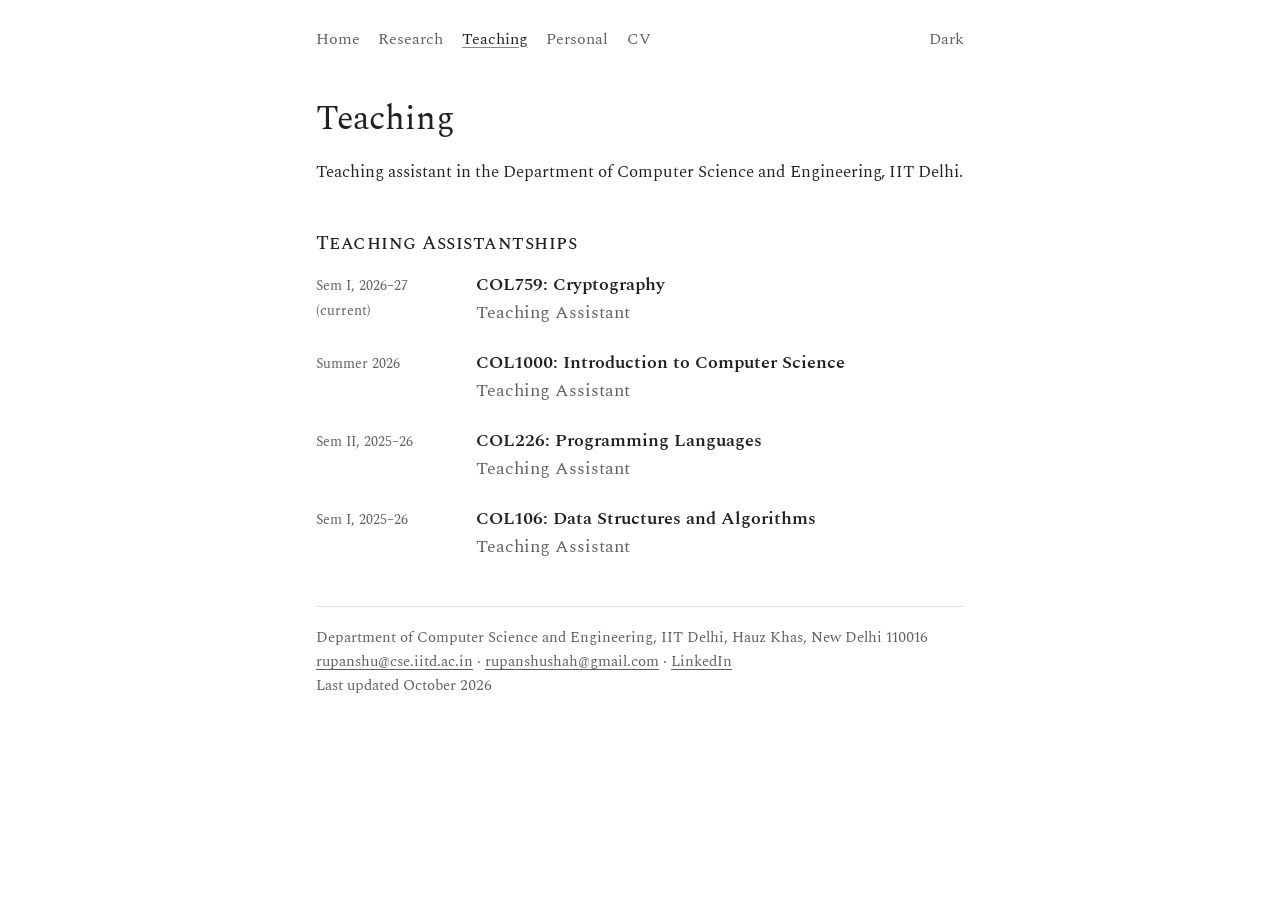
<file: teaching.html>
<!doctype html>
<html lang="en">
<head>
  <meta charset="utf-8">
  <meta name="viewport" content="width=device-width, initial-scale=1">
  <title>Teaching · Rupanshu Shah</title>
  <meta name="description" content="Teaching assistantships of Rupanshu Shah at IIT Delhi.">
  <meta property="og:type" content="website">
  <meta property="og:title" content="Teaching · Rupanshu Shah">
  <meta property="og:description" content="Teaching assistantships of Rupanshu Shah at IIT Delhi.">
  <meta property="og:url" content="https://rupanshushah.github.io/teaching.html">
  <meta property="og:image" content="https://rupanshushah.github.io/share-card.jpg">
  <meta name="twitter:card" content="summary_large_image">
  <link rel="preload" href="fonts/spectral-latin-400-normal.woff2" as="font" type="font/woff2" crossorigin>
  <link rel="stylesheet" href="style.css">
  <link rel="icon" href="favicon.svg" type="image/svg+xml">
  <script>
    try { var t = localStorage.getItem('theme'); if (t) document.documentElement.setAttribute('data-theme', t); } catch (e) {}
    function currentTheme() {
      return document.documentElement.getAttribute('data-theme') ||
        (window.matchMedia('(prefers-color-scheme: dark)').matches ? 'dark' : 'light');
    }
    function labelTheme() {
      var b = document.getElementById('theme-switch');
      if (b) b.textContent = currentTheme() === 'dark' ? 'Light' : 'Dark';
    }
    function toggleTheme() {
      var next = currentTheme() === 'dark' ? 'light' : 'dark';
      document.documentElement.setAttribute('data-theme', next);
      try { localStorage.setItem('theme', next); } catch (e) {}
      labelTheme();
    }
    document.addEventListener('DOMContentLoaded', labelTheme);
  </script>
</head>
<body>

<div class="wrap">

<header class="topline">
  <nav aria-label="Main">
    <a href="index.html">Home</a>
    <a href="research.html">Research</a>
    <a href="teaching.html" aria-current="page">Teaching</a>
    <a href="personal.html">Personal</a>
    <a href="files/rupanshu-shah-cv.pdf">CV</a>
  </nav>
  <button id="theme-switch" class="theme-switch" type="button" onclick="toggleTheme()" aria-label="Switch between light and dark mode">Dark</button>
</header>

<main>

  <h1>Teaching</h1>
  <p class="lede">Teaching assistant in the Department of Computer Science and Engineering, IIT Delhi.</p>

  <section aria-labelledby="ta-h">
    <h2 id="ta-h">Teaching Assistantships</h2>
    <ol class="entries">
      <li class="entry">
        <div>
          <h3>COL759: Cryptography</h3>
          <p class="where">Teaching Assistant</p>
        </div>
        <span class="when">Sem I, 2026–27 (current)</span>
      </li>
      <li class="entry">
        <div>
          <h3>COL1000: Introduction to Computer Science</h3>
          <p class="where">Teaching Assistant</p>
        </div>
        <span class="when">Summer 2026</span>
      </li>
      <li class="entry">
        <div>
          <h3>COL226: Programming Languages</h3>
          <p class="where">Teaching Assistant</p>
        </div>
        <span class="when">Sem II, 2025–26</span>
      </li>
      <li class="entry">
        <div>
          <h3>COL106: Data Structures and Algorithms</h3>
          <p class="where">Teaching Assistant</p>
        </div>
        <span class="when">Sem I, 2025–26</span>
      </li>
    </ol>
  </section>

</main>

<footer class="colophon">
    Department of Computer Science and Engineering, IIT Delhi, Hauz Khas, New Delhi 110016<br>
    <a href="mailto:rupanshu@cse.iitd.ac.in">rupanshu@cse.iitd.ac.in</a> ·
    <a href="mailto:rupanshushah@gmail.com">rupanshushah@gmail.com</a> ·
    <a href="https://www.linkedin.com/in/rupanshu-shah">LinkedIn</a>
    <br>Last updated October 2026
</footer>

</div>

</body>
</html>
</file>
<file: style.css>
/* ==========================================================
   Rupanshu Shah, academic website
   One stylesheet for every page. Fonts are hosted in fonts/
   (Spectral and Spectral SC, SIL Open Font License).
   ========================================================== */

/* ---------- Fonts ---------- */

@font-face {
  font-family: "Spectral";
  font-style: normal;
  font-weight: 400;
  font-display: swap;
  src: url("fonts/spectral-latin-400-normal.woff2") format("woff2");
  unicode-range: U+0000-00FF, U+0131, U+0152-0153, U+02BB-02BC, U+02C6, U+02DA, U+02DC, U+0304, U+0308, U+0329, U+2000-206F, U+20AC, U+2122, U+2191, U+2193, U+2212, U+2215, U+FEFF, U+FFFD;
}
@font-face {
  font-family: "Spectral";
  font-style: normal;
  font-weight: 400;
  font-display: swap;
  src: url("fonts/spectral-latin-ext-400-normal.woff2") format("woff2");
  unicode-range: U+0100-02BA, U+02BD-02C5, U+02C7-02CC, U+02CE-02D7, U+02DD-02FF, U+1D00-1DBF, U+1E00-1E9F, U+1EF2-1EFF, U+2020, U+20A0-20AB, U+20AD-20C0, U+2113, U+2C60-2C7F, U+A720-A7FF;
}
@font-face {
  font-family: "Spectral";
  font-style: italic;
  font-weight: 400;
  font-display: swap;
  src: url("fonts/spectral-latin-400-italic.woff2") format("woff2");
  unicode-range: U+0000-00FF, U+0131, U+0152-0153, U+02BB-02BC, U+02C6, U+02DA, U+02DC, U+0304, U+0308, U+0329, U+2000-206F, U+20AC, U+2122, U+2191, U+2193, U+2212, U+2215, U+FEFF, U+FFFD;
}
@font-face {
  font-family: "Spectral";
  font-style: italic;
  font-weight: 400;
  font-display: swap;
  src: url("fonts/spectral-latin-ext-400-italic.woff2") format("woff2");
  unicode-range: U+0100-02BA, U+02BD-02C5, U+02C7-02CC, U+02CE-02D7, U+02DD-02FF, U+1D00-1DBF, U+1E00-1E9F, U+1EF2-1EFF, U+2020, U+20A0-20AB, U+20AD-20C0, U+2113, U+2C60-2C7F, U+A720-A7FF;
}
@font-face {
  font-family: "Spectral";
  font-style: normal;
  font-weight: 600;
  font-display: swap;
  src: url("fonts/spectral-latin-600-normal.woff2") format("woff2");
  unicode-range: U+0000-00FF, U+0131, U+0152-0153, U+02BB-02BC, U+02C6, U+02DA, U+02DC, U+0304, U+0308, U+0329, U+2000-206F, U+20AC, U+2122, U+2191, U+2193, U+2212, U+2215, U+FEFF, U+FFFD;
}
@font-face {
  font-family: "Spectral";
  font-style: normal;
  font-weight: 600;
  font-display: swap;
  src: url("fonts/spectral-latin-ext-600-normal.woff2") format("woff2");
  unicode-range: U+0100-02BA, U+02BD-02C5, U+02C7-02CC, U+02CE-02D7, U+02DD-02FF, U+1D00-1DBF, U+1E00-1E9F, U+1EF2-1EFF, U+2020, U+20A0-20AB, U+20AD-20C0, U+2113, U+2C60-2C7F, U+A720-A7FF;
}
@font-face {
  font-family: "Spectral SC";
  font-style: normal;
  font-weight: 500;
  font-display: swap;
  src: url("fonts/spectral-sc-latin-500-normal.woff2") format("woff2");
  unicode-range: U+0000-00FF, U+0131, U+0152-0153, U+02BB-02BC, U+02C6, U+02DA, U+02DC, U+0304, U+0308, U+0329, U+2000-206F, U+20AC, U+2122, U+2191, U+2193, U+2212, U+2215, U+FEFF, U+FFFD;
}
@font-face {
  font-family: "Spectral SC";
  font-style: normal;
  font-weight: 500;
  font-display: swap;
  src: url("fonts/spectral-sc-latin-ext-500-normal.woff2") format("woff2");
  unicode-range: U+0100-02BA, U+02BD-02C5, U+02C7-02CC, U+02CE-02D7, U+02DD-02FF, U+1D00-1DBF, U+1E00-1E9F, U+1EF2-1EFF, U+2020, U+20A0-20AB, U+20AD-20C0, U+2113, U+2C60-2C7F, U+A720-A7FF;
}

/* ---------- Colours: paper and ink ---------- */

:root {
  --paper:   #ffffff;
  --ink:     #1e2024;
  --muted:   #5a5f67;
  --faint:   #868b93;
  --rule:    #dde0e4;
  --link:    #1f4f8f;   /* ink blue, from the CV's navy family */
  --visited: #5b4488;
  color-scheme: light;
}
:root[data-theme="dark"] {
  --paper:   #17191d;
  --ink:     #e3e3df;
  --muted:   #a5a9b0;
  --faint:   #7d828a;
  --rule:    #30343a;
  --link:    #94b5ea;
  --visited: #bea9e6;
  color-scheme: dark;
}
@media (prefers-color-scheme: dark) {
  :root:not([data-theme="light"]) {
    --paper:   #17191d;
    --ink:     #e3e3df;
    --muted:   #a5a9b0;
    --faint:   #7d828a;
    --rule:    #30343a;
    --link:    #94b5ea;
    --visited: #bea9e6;
    color-scheme: dark;
  }
}

/* ---------- Base ---------- */

*, *::before, *::after { box-sizing: border-box; }

html {
  background: var(--paper);
  -webkit-text-size-adjust: 100%;
  text-size-adjust: 100%;
}

body {
  margin: 0;
  background: var(--paper);
  color: var(--ink);
  font-family: "Spectral", Georgia, Cambria, "Times New Roman", serif;
  font-size: 1.125rem;
  line-height: 1.68;
  font-variant-numeric: oldstyle-nums proportional-nums;
  font-kerning: normal;
}

.wrap {
  max-width: 43rem;
  margin: 0 auto;
  padding: 0 1.25rem;
}

p { margin: 0 0 1rem; }

a {
  color: var(--link);
  text-decoration-line: underline;
  text-decoration-thickness: 1px;
  text-underline-offset: .17em;
}
a:visited { color: var(--visited); }
a:hover { text-decoration-thickness: 2px; }

:focus-visible {
  outline: 2px solid var(--link);
  outline-offset: 2px;
  border-radius: 1px;
}

em { font-style: italic; }
strong { font-weight: 600; }
sup, sub { line-height: 0; }

/* Arrows and other symbols Spectral does not include */
.sym { font-family: "Cambria Math", "Segoe UI Symbol", "STIX Two Math", "DejaVu Sans", serif; font-size: .92em; }

.muted { color: var(--muted); }
.small { font-size: .94rem; }
.lede { font-size: 1.06rem; }

/* ---------- Top line: navigation and light/dark switch ---------- */

.topline {
  display: flex;
  flex-wrap: wrap;
  justify-content: space-between;
  align-items: baseline;
  gap: .4rem 1.5rem;
  padding-top: 1.6rem;
  font-size: 1rem;
}
.topline nav {
  display: flex;
  flex-wrap: wrap;
  gap: .2rem 1.15rem;
  align-items: baseline;
}
.topline nav a {
  color: var(--muted);
  text-decoration: none;
}
.topline nav a:hover { color: var(--ink); text-decoration: underline; }
.topline nav a[aria-current="page"] {
  color: var(--ink);
  text-decoration: underline;
  text-decoration-color: var(--faint);
}
.theme-switch {
  font: inherit;
  color: var(--muted);
  background: none;
  border: 0;
  padding: 0;
  cursor: pointer;
}
.theme-switch:hover { color: var(--ink); text-decoration: underline; }

/* ---------- Headings ---------- */

main { padding: 3rem 0 2.75rem; }

h1 {
  font-weight: 400;
  font-size: 2.15rem;
  line-height: 1.15;
  letter-spacing: -.005em;
  margin: 0 0 1.1rem;
}

h2 {
  font-family: "Spectral SC", "Spectral", Georgia, serif;
  font-weight: 500;
  font-size: 1.2rem;
  letter-spacing: .025em;
  line-height: 1.3;
  margin: 2.9rem 0 .9rem;
}

h3 {
  font-size: 1em;
  font-weight: 600;
  line-height: 1.45;
  margin: 0;
}

/* ---------- Home: introduction with portrait ---------- */

.intro {
  display: grid;
  grid-template-columns: 1fr 10rem;
  column-gap: 2.25rem;
  align-items: start;
}
.intro .photo {
  order: 2;
  width: 10rem;
  aspect-ratio: 4 / 5;
  position: relative;
  background: var(--rule);
  margin-top: .45rem;
}
.intro .photo img {
  position: relative;
  z-index: 1;
  display: block;
  width: 100%;
  height: 100%;
  object-fit: cover;
}
.intro .photo-fallback {
  position: absolute;
  inset: 0;
  display: grid;
  place-items: center;
  text-align: center;
  font-size: .85rem;
  color: var(--muted);
}
.intro h1 {
  font-size: 2.6rem;
  margin: 0 0 .5rem;
}
.role {
  color: var(--muted);
  line-height: 1.5;
  margin: 0 0 1.4rem;
}
.contact-links {
  list-style: none;
  margin: 1.3rem 0 0;
  padding: 0;
  display: flex;
  flex-wrap: wrap;
  gap: .2rem 1.4rem;
}

/* ---------- Research interests (home) ---------- */

.tags {
  margin: 0;
  padding-left: 1.15rem;
  columns: 2;
  column-gap: 2.5rem;
}
.tags li { margin-bottom: .2rem; break-inside: avoid; }
.tags li::marker { color: var(--faint); }

/* ---------- Dated entries: education, experience, teaching, talks ---------- */

.entries {
  list-style: none;
  margin: 0;
  padding: 0;
}
.entry {
  display: grid;
  grid-template-columns: 8.9rem 1fr;
  column-gap: 1.1rem;
  margin-bottom: 1.35rem;
}
.entry:last-child { margin-bottom: 0; }
.entry > div:only-child { grid-column: 1 / -1; }  /* entries without a date column */
.entry .when {
  order: -1;
  color: var(--muted);
  font-size: .9rem;
  padding-top: .16rem;
  font-variant-numeric: oldstyle-nums tabular-nums;
}
.entry .where {
  color: var(--muted);
  margin: 0 0 .35rem;
}
.entry > div > :last-child { margin-bottom: 0; }
.entry ul {
  margin: .35rem 0 0;
  padding-left: 1.15rem;
  list-style-type: disc;
}
.entry ul li { margin-bottom: .25rem; }
.entry ul li::marker { color: var(--faint); }

/* ---------- Write-ups ---------- */

.writeups {
  list-style: none;
  margin: 0;
  padding: 0;
}
.writeup { margin-bottom: 1.6rem; }
.writeup:last-child { margin-bottom: 0; }
.writeup .kind {
  color: var(--muted);
  font-size: .94rem;
  margin: 0 0 .1rem;
}
.writeup h3 {
  font-weight: 400;
  font-style: italic;
  font-size: 1.06rem;
  margin: 0 0 .35rem;
}
.writeup p { margin-bottom: .45rem; }
.writeup .links {
  list-style: none;
  margin: 0;
  padding: 0;
  display: flex;
  flex-wrap: wrap;
  gap: .2rem 1rem;
}
.writeup .links a::before { content: "["; }
.writeup .links a::after { content: "]"; }

/* Short list on the home page */
.writeups.compact .writeup { margin-bottom: 1.05rem; }
.writeups.compact .writeup p { margin: 0; color: var(--muted); }
.writeups.compact .writeup h3 { margin-bottom: .1rem; }

/* ---------- Research directions with illustrations ---------- */

.illustrated {
  list-style: none;
  margin: 0;
  padding: 0;
}
.illustrated > li {
  display: grid;
  grid-template-columns: 9.5rem 1fr;
  column-gap: 1.75rem;
  align-items: start;
  margin-bottom: 2.1rem;
}
.illustrated > li:last-child { margin-bottom: 0; }
.illustrated figure { margin: .35rem 0 0; }
.illustrated svg {
  display: block;
  width: 100%;
  height: auto;
  color: var(--ink);
}
.illustrated figcaption {
  color: var(--muted);
  font-size: .82rem;
  line-height: 1.4;
  text-align: center;
  margin-top: .5rem;
}
.illustrated h3 { margin-bottom: .3rem; }
.illustrated p { margin: 0; }
.svg-accent { color: var(--link); }
.svg-muted { color: var(--faint); }

/* ---------- Toolkit ---------- */

.toolkit { margin: 0; }
.toolkit > div {
  display: grid;
  grid-template-columns: 13rem 1fr;
  column-gap: 1.25rem;
  margin-bottom: .8rem;
}
.toolkit > div:last-child { margin-bottom: 0; }
.toolkit dt { font-weight: 600; }
.toolkit dd { margin: 0; }

/* ---------- Honours and plain lists ---------- */

.plain { margin: 0; padding-left: 1.15rem; }
.plain li { margin-bottom: .35rem; }
.plain li::marker { color: var(--faint); }

.interests p { color: var(--ink); }

/* ---------- Personal page ---------- */

.gallery {
  list-style: none;
  margin: 0;
  padding: 0;
  display: grid;
  grid-template-columns: repeat(auto-fill, minmax(12.5rem, 1fr));
  gap: 1.1rem;
}
.gallery figure { margin: 0; }
.gallery a { display: block; }
.gallery img {
  display: block;
  width: 100%;
  aspect-ratio: 3 / 4;
  object-fit: cover;
}
.gallery figcaption {
  color: var(--muted);
  font-style: italic;
  font-size: .94rem;
  margin-top: .4rem;
}
.gallery figcaption:empty { display: none; }

.shelf {
  display: grid;
  grid-template-columns: 11rem 1fr;
  column-gap: 1.75rem;
  padding: 1.6rem 0;
  border-top: 1px solid var(--rule);
}
.shelf:first-of-type { border-top: 0; padding-top: .2rem; }
.shelf-head h2 { margin: 0 0 .3rem; }
.shelf-head p {
  color: var(--muted);
  font-style: italic;
  font-size: .96rem;
  line-height: 1.45;
  margin: 0;
}
.shelf dl { margin: 0; }
.shelf dl > div { margin-bottom: .8rem; }
.shelf dl > div:last-child { margin-bottom: 0; }
.shelf dt {
  font-family: "Spectral SC", "Spectral", Georgia, serif;
  font-weight: 500;
  font-size: .98rem;
  letter-spacing: .02em;
  color: var(--muted);
}
.shelf dd { margin: 0; }
.dotlist { list-style: none; margin: 0; padding: 0; display: inline; }
.dotlist li { display: inline; }
.dotlist li:not(:last-child)::after { content: " · "; color: var(--faint); }
.note { color: var(--muted); }

/* ---------- Footer ---------- */

.colophon {
  border-top: 1px solid var(--rule);
  padding: 1.2rem 0 2.4rem;
  color: var(--muted);
  font-size: .94rem;
  line-height: 1.6;
}
.colophon a { color: var(--muted); }
.colophon a:hover { color: var(--ink); }

/* ---------- Small screens ---------- */

@media (max-width: 40rem) {
  body { font-size: 1.0625rem; }
  .topline { font-size: .92rem; gap: .3rem .75rem; }
  .topline nav { gap: .2rem .7rem; }
  main { padding-top: 2.2rem; }
  h1 { font-size: 1.9rem; }
  .intro { grid-template-columns: 1fr 6.5rem; column-gap: 1.1rem; }
  .intro .photo { width: 6.5rem; margin-top: .3rem; }
  .intro h1 { font-size: 2rem; }
  .tags { columns: 1; }
  .entry { grid-template-columns: 1fr; }
  .entry .when { padding-top: 0; }
  .illustrated > li { grid-template-columns: 1fr; }
  .illustrated figure { max-width: 12rem; margin-bottom: .8rem; }
  .toolkit > div { grid-template-columns: 1fr; }
  .shelf { grid-template-columns: 1fr; row-gap: .8rem; }
  .gallery { grid-template-columns: repeat(2, 1fr); gap: .7rem; }
}

@media (max-width: 24rem) {
  .wrap { padding: 0 1rem; }
  .topline { font-size: .86rem; gap: .3rem .6rem; }
  .topline nav { gap: .2rem .6rem; }
}

@media print {
  .topline nav, .theme-switch { display: none; }
  :root { --paper: #fff; --ink: #000; --link: #000; --visited: #000; }
  body { font-size: 11pt; }
}
</file>
